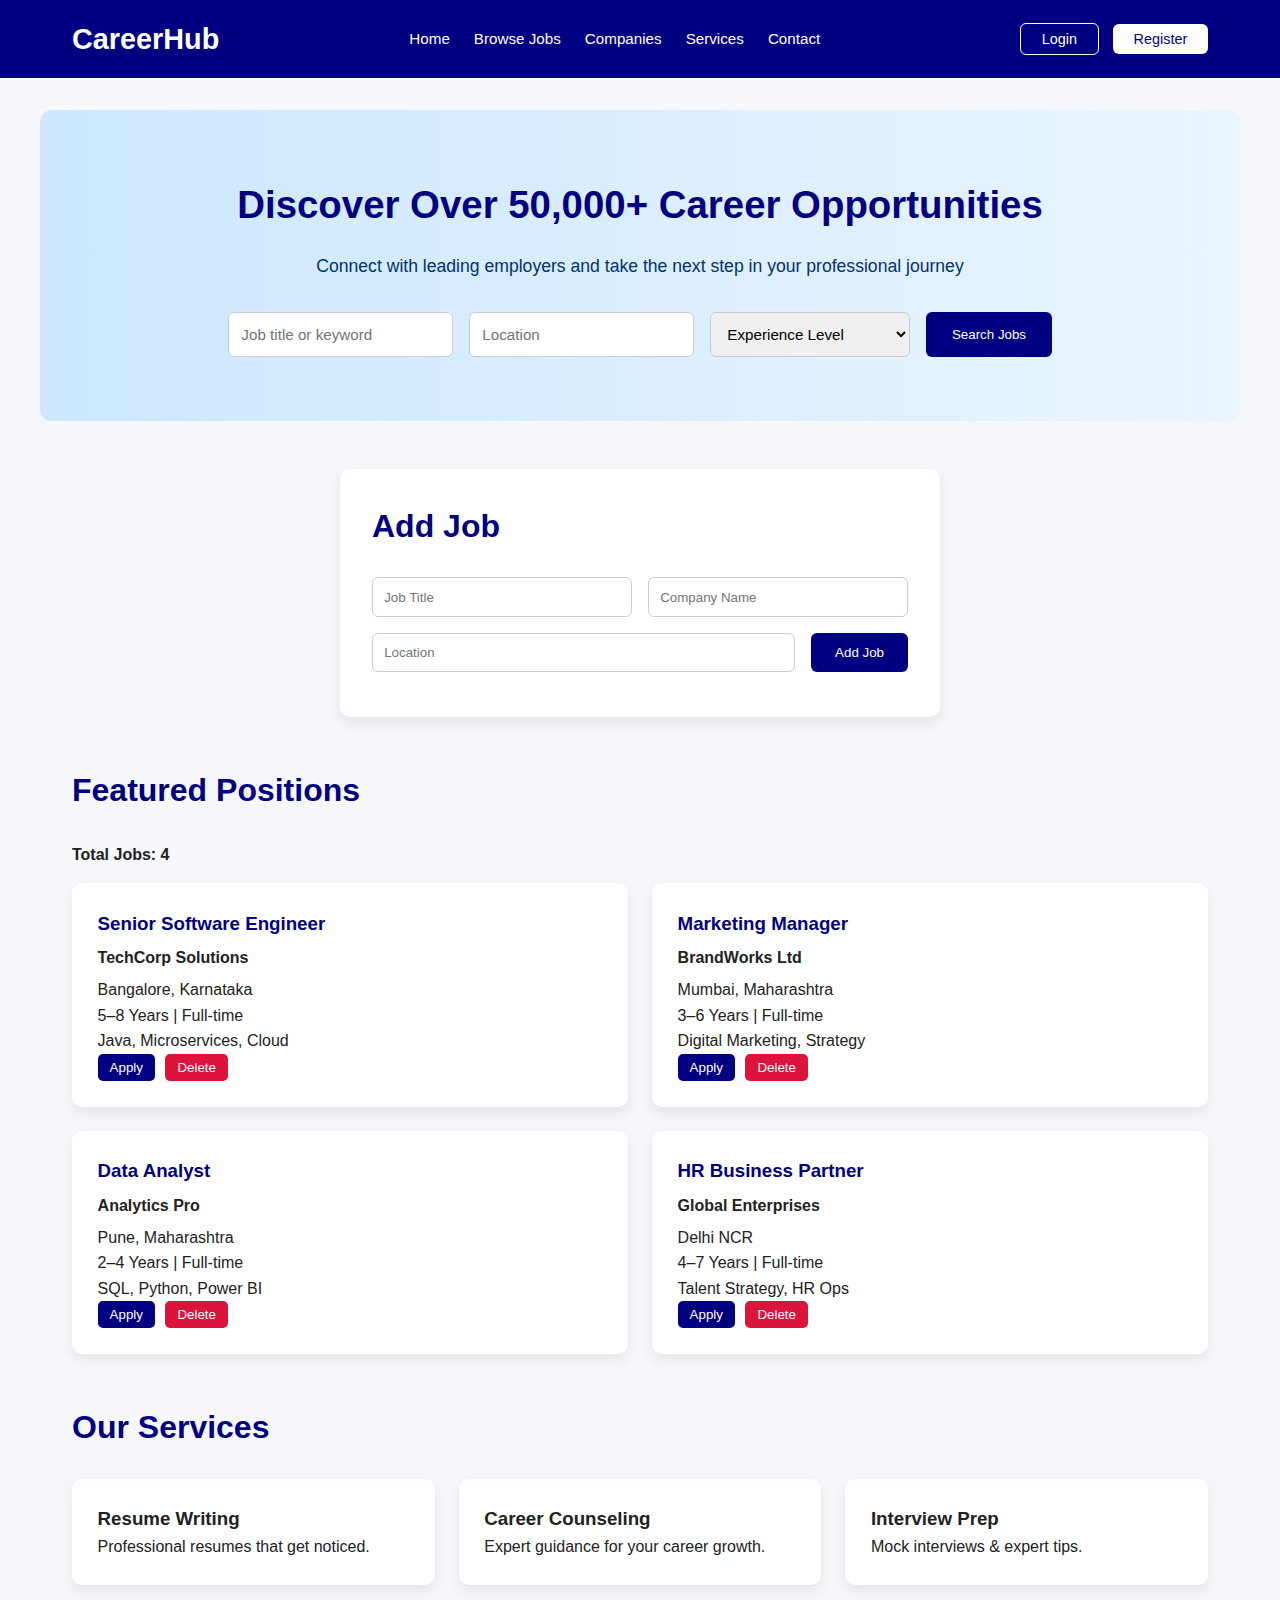
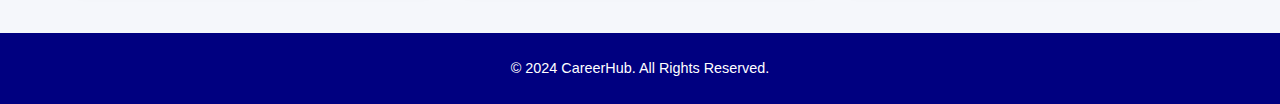
<file: CareerHub/index.html>
<!DOCTYPE html>
<html lang="en">
<head>
    <meta charset="UTF-8">
    <meta name="viewport" content="width=device-width, initial-scale=1.0">
    <title>CareerHub - Find Your Dream Job</title>
    <link rel="stylesheet" href="css/style.css">
</head>
<body>

<header>
    <nav>
        <h1>CareerHub</h1>

        <ul>
            <li><a href="#home">Home</a></li>
            <li><a href="#jobs">Browse Jobs</a></li>
            <li><a href="#companies">Companies</a></li>
            <li><a href="#services">Services</a></li>
            <li><a href="#contact">Contact</a></li>
        </ul>

        <div class="auth-links">
            <a href="#login" class="outline-btn">Login</a>
            <a href="#register" class="filled-btn">Register</a>
        </div>
    </nav>
</header>

<main>
    <section id="hero">
        <h2>Discover Over 50,000+ Career Opportunities</h2>
        <p>Connect with leading employers and take the next step in your professional journey</p>

        <form>
            <input type="text" placeholder="Job title or keyword">
            <input type="text" placeholder="Location">
            <select>
                <option value="">Experience Level</option>
                <option>Fresher</option>
                <option>1-3 Years</option>
                <option>3-5 Years</option>
                <option>5+ Years</option>
            </select>
            <button type="submit">Search Jobs</button>
        </form>
    </section>

    <section id="add-job">
        <h2>Add Job</h2>

        <form id="jobForm">
            <input type="text" id="title" placeholder="Job Title">
            <input type="text" id="company" placeholder="Company Name">
            <input type="text" id="location" placeholder="Location">
            <button type="submit">Add Job</button>
        </form>
        <p id="error"></p>
    </section>

    <section id="featured-jobs">
        <h2>Featured Positions</h2>

        <p id="jobCount">Total Jobs: 4</p>

        <div class="grid-2" id="jobContainer">
            <article class="job-card">
                <h3>Senior Software Engineer</h3>
                <p class="company">TechCorp Solutions</p>
                <p>Bangalore, Karnataka</p>
                <p>5–8 Years | Full-time</p>
                <p>Java, Microservices, Cloud</p>

                <button class="applyBtn">Apply</button>
                <button class="deleteBtn">Delete</button>
            </article>

            <article class="job-card">
                <h3>Marketing Manager</h3>
                <p class="company">BrandWorks Ltd</p>
                <p>Mumbai, Maharashtra</p>
                <p>3–6 Years | Full-time</p>
                <p>Digital Marketing, Strategy</p>

                <button class="applyBtn">Apply</button>
                <button class="deleteBtn">Delete</button>
            </article>

            <article class="job-card">
                <h3>Data Analyst</h3>
                <p class="company">Analytics Pro</p>
                <p>Pune, Maharashtra</p>
                <p>2–4 Years | Full-time</p>
                <p>SQL, Python, Power BI</p>

                <button class="applyBtn">Apply</button>
                <button class="deleteBtn">Delete</button>
            </article>

            <article class="job-card">
                <h3>HR Business Partner</h3>
                <p class="company">Global Enterprises</p>
                <p>Delhi NCR</p>
                <p>4–7 Years | Full-time</p>
                <p>Talent Strategy, HR Ops</p>

                <button class="applyBtn">Apply</button>
                <button class="deleteBtn">Delete</button>
            </article>

        </div>
    </section>

    <section id="services">
        <h2>Our Services</h2>
        <div class="grid-3">
            <article class="service-card">
                <h3>Resume Writing</h3>
                <p>Professional resumes that get noticed.</p>
            </article>
            <article class="service-card">
                <h3>Career Counseling</h3>
                <p>Expert guidance for your career growth.</p>
            </article>
            <article class="service-card">
                <h3>Interview Prep</h3>
                <p>Mock interviews & expert tips.</p>
            </article>
        </div>
    </section>

</main>

<footer>
    <p>© 2024 CareerHub. All Rights Reserved.</p>
</footer>
<script src="js/main.js"></script>

</body>
</html>
</file>
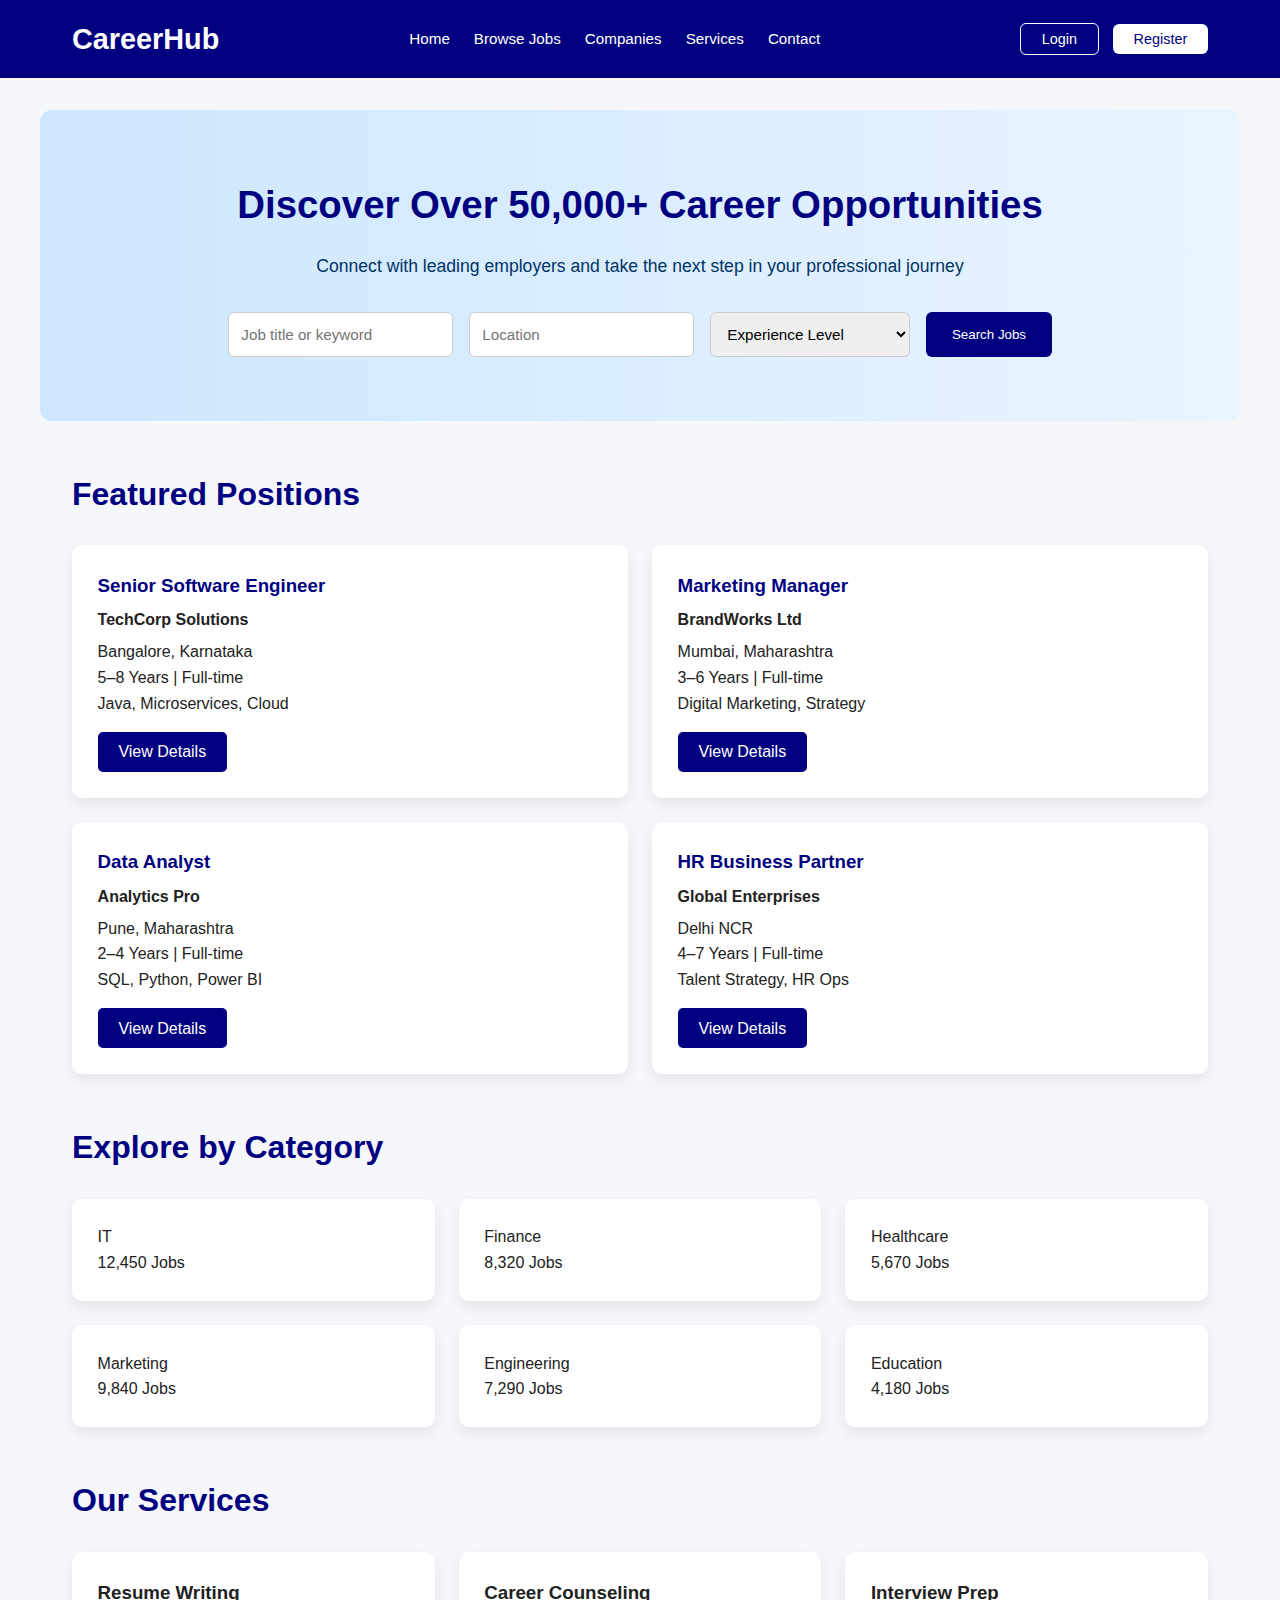
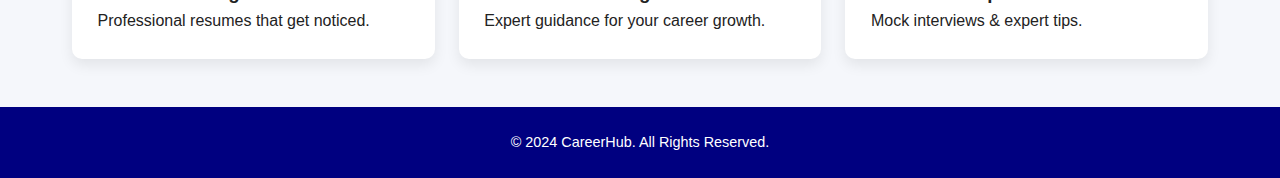
<file: JobPortal/index.html>
<!DOCTYPE html>
<html lang="en">
<head>
    <meta charset="UTF-8">
    <meta name="viewport" content="width=device-width, initial-scale=1.0">
    <title>CareerHub - Find Your Dream Job</title>
    <link rel="stylesheet" href="style.css">
</head>
<body>

<header>
    <nav>
        <h1>CareerHub</h1>

        <ul>
            <li><a href="#home">Home</a></li>
            <li><a href="#jobs">Browse Jobs</a></li>
            <li><a href="#companies">Companies</a></li>
            <li><a href="#services">Services</a></li>
            <li><a href="#contact">Contact</a></li>
        </ul>

        <div class="auth-links">
            <a href="#login" class="outline-btn">Login</a>
            <a href="#register" class="filled-btn">Register</a>
        </div>
    </nav>
</header>

<main>

    <!-- Hero Section -->
    <section id="hero">
        <h2>Discover Over 50,000+ Career Opportunities</h2>
        <p>Connect with leading employers and take the next step in your professional journey</p>

        <form>
            <input type="text" placeholder="Job title or keyword" required>
            <input type="text" placeholder="Location">
            <select>
                <option value="">Experience Level</option>
                <option>Fresher</option>
                <option>1-3 Years</option>
                <option>3-5 Years</option>
                <option>5+ Years</option>
            </select>
            <button type="submit">Search Jobs</button>
        </form>
    </section>

    <!-- Featured Jobs -->
    <section id="featured-jobs">
        <h2>Featured Positions</h2>
        <div class="grid-2">
            <article class="job-card">
                <h3>Senior Software Engineer</h3>
                <p class="company">TechCorp Solutions</p>
                <p>Bangalore, Karnataka</p>
                <p>5–8 Years | Full-time</p>
                <p>Java, Microservices, Cloud</p>
                <a href="#">View Details</a>
            </article>

            <article class="job-card">
                <h3>Marketing Manager</h3>
                <p class="company">BrandWorks Ltd</p>
                <p>Mumbai, Maharashtra</p>
                <p>3–6 Years | Full-time</p>
                <p>Digital Marketing, Strategy</p>
                <a href="#">View Details</a>
            </article>

            <article class="job-card">
                <h3>Data Analyst</h3>
                <p class="company">Analytics Pro</p>
                <p>Pune, Maharashtra</p>
                <p>2–4 Years | Full-time</p>
                <p>SQL, Python, Power BI</p>
                <a href="#">View Details</a>
            </article>

            <article class="job-card">
                <h3>HR Business Partner</h3>
                <p class="company">Global Enterprises</p>
                <p>Delhi NCR</p>
                <p>4–7 Years | Full-time</p>
                <p>Talent Strategy, HR Ops</p>
                <a href="#">View Details</a>
            </article>
        </div>
    </section>

    <!-- Categories -->
    <section id="categories">
        <h2>Explore by Category</h2>
        <div class="grid-3">
            <div class="category-card">IT<br><span>12,450 Jobs</span></div>
            <div class="category-card">Finance<br><span>8,320 Jobs</span></div>
            <div class="category-card">Healthcare<br><span>5,670 Jobs</span></div>
            <div class="category-card">Marketing<br><span>9,840 Jobs</span></div>
            <div class="category-card">Engineering<br><span>7,290 Jobs</span></div>
            <div class="category-card">Education<br><span>4,180 Jobs</span></div>
        </div>
    </section>

    <!-- Services -->
    <section id="services">
        <h2>Our Services</h2>
        <div class="grid-3">
            <article class="service-card">
                <h3>Resume Writing</h3>
                <p>Professional resumes that get noticed.</p>
            </article>
            <article class="service-card">
                <h3>Career Counseling</h3>
                <p>Expert guidance for your career growth.</p>
            </article>
            <article class="service-card">
                <h3>Interview Prep</h3>
                <p>Mock interviews & expert tips.</p>
            </article>
        </div>
    </section>

</main>

<footer>
    <p>© 2024 CareerHub. All Rights Reserved.</p>
</footer>

</body>
</html>
</file>
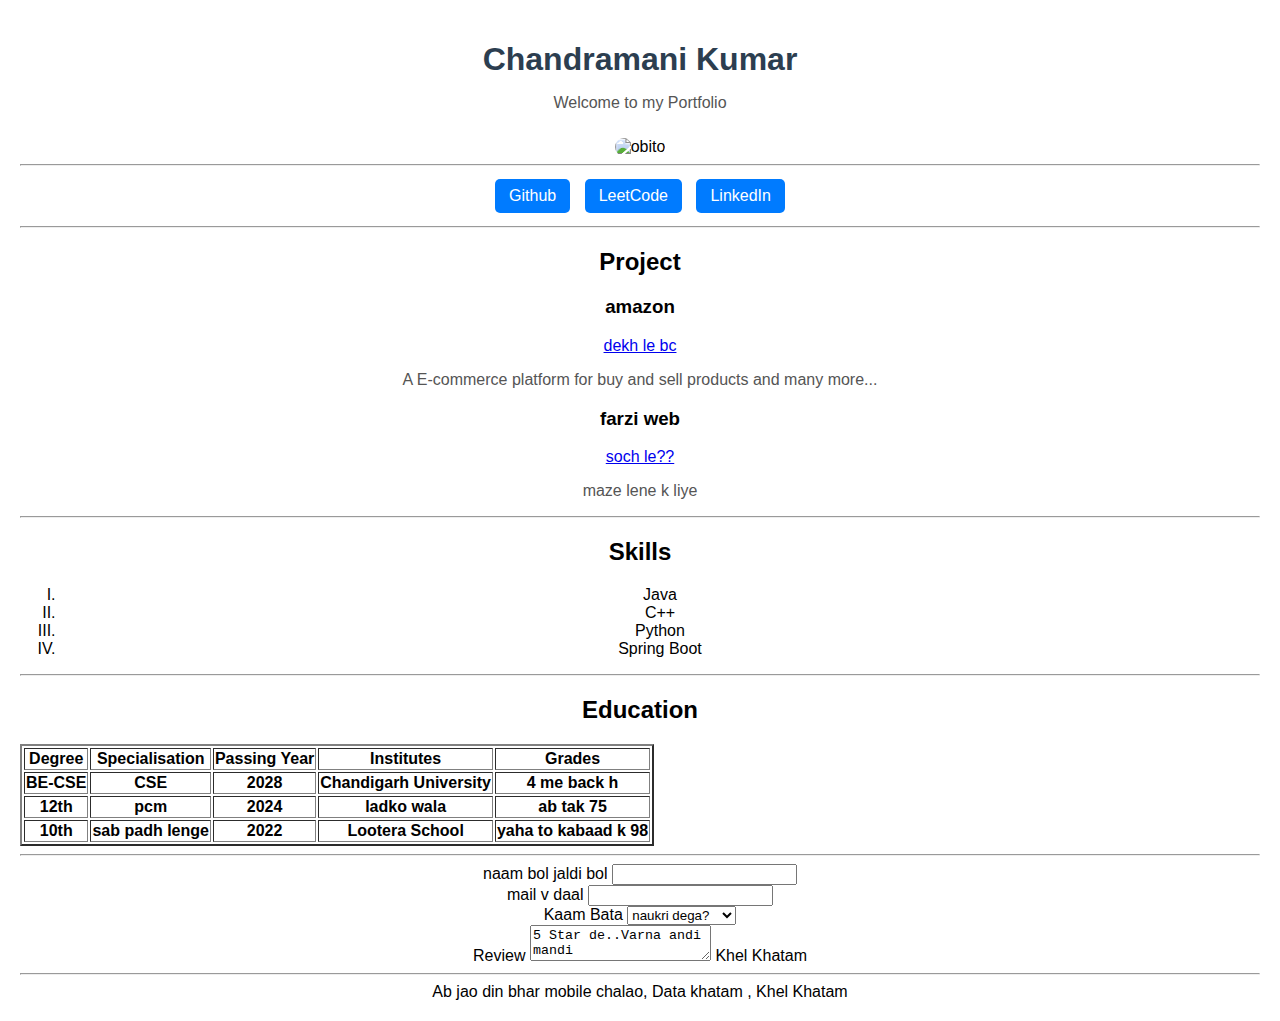
<file: Portfolio/index.html>
<!DOCTYPE html>
<html lang="en">
<head>
    <meta charset="UTF-8">
    <meta name="viewport" content="width=device-width, initial-scale=1.0">
    <title>Document</title>
    <style>
            body {
            font-family: Arial, sans-serif;
            background-color: #f4f6f8;
            margin: 0;
            padding: 0;
        }
            header {
            text-align: center;
            background-color: #ffffff;
            padding: 20px;
        }
            h1 {
            color: #2c3e50;
            margin-bottom: 5px;
        }        
            p {
            color: #555;
        }

            img {
            border-radius: 10px;
            margin-top: 10px;
        }
         nav a {
            text-decoration: none;
            color: white;
            background-color: #007bff;
            padding: 8px 14px;
            margin: 5px;
            border-radius: 5px;
            display: inline-block;
        }

        nav a:hover {
            background-color: #0056b3;
        }
    </style>
</head>
<body>
    <header>
        <h1>Chandramani Kumar</h1>
        <p>Welcome to my Portfolio</p>
        <img src"obito.jpg" alt="obito" height="400px" width="400px">
        <hr>
        <nav>
            <a href="https://github.com/Chandramani-Kumar822" >Github</a>
            <a href="https://leetcode.com/u/mani_chandra17/">LeetCode</a>
            <a href="https://www.linkedin.com/feed/">LinkedIn</a>
        </nav>
        <hr>

        <section>
            <h2>Project</h2>
            <article>
                <h3>amazon</h3>
                <a href="https://www.amazon.in/?tag=msndeskabkin-21&ref=pd_sl_1tmvcmz30t_e&adgrpid=1329311168025487&hvadid=83082214468070&hvnetw=o&hvqmt=e&hvbmt=be&hvdev=c&hvlocint=&hvlocphy=154906&hvtargid=kwd-83082829756950:loc-90&hydadcr=5650_2377261&mcid=6233a7c588f136ff9af0c63d9f6745bc" >dekh le bc</a>
                <p>A E-commerce platform for buy and sell products and many more...</p>
            </article>
            <article>
                <h3>farzi web</h3>
                <a href="https://guthib.com/">soch le??</a>
                <p>maze lene k liye</p>
            </article>

        </section>
        <hr>
        <section>
            <h2>Skills</h2>
            <ol type="I">
                <li>Java</li>
                <li>C++</li>
                <li>Python</li>
                <li>Spring Boot</li>
            </ol>
        </section>
        <hr>
        <section>
            <h2>Education</h2>
            <table border="2">
                <thead>
                    <tr>
                    <th>Degree</th>
                    <th>Specialisation</th>
                    <th>Passing Year</th>
                    <th>Institutes</th>
                    <th>Grades</th>
                    </tr>

                </thead>
                <tbody>
                    <tr>
                        <th>BE-CSE</th>
                        <th>CSE</th>
                        <th>2028</th>
                        <th>Chandigarh University</th>
                        <th>4 me back h</th>
                    </tr>
                        <tr>
                        <th>12th</th>
                        <th>pcm</th>
                        <th>2024</th>
                        <th>ladko wala</th>
                        <th>ab tak 75</th>
                    </tr>
                        <tr>
                        <th>10th</th>
                        <th>sab padh lenge</th>
                        <th>2022</th>
                        <th>Lootera School</th>
                        <th>yaha to kabaad k 98</th>
                    </tr>
                </tbody>
            </table>
        </section>
        <hr>
        <section>
            <form>
                <label for="Name" > naam bol jaldi bol</label>
                <input type="text" id="Name" name="username" required/><br>
                <label for="Email" >mail v daal</label>
                <input type="text" id="Email" name="user_mail" required/><br>
                <label for="Reason" >Kaam Bata</label>
                <select id="Reason">
                    <option value="job">naukri dega?</option>
                    <option value="wife">Chhokri dega?</option>
                    <option value="money">Paisa dega?</option>
                </select><br>
                <label for="Review">Review</label>
                <textarea id="Review">5 Star de..Varna andi mandi</textarea>
                <submit>Khel Khatam</submit>
                <hr>
                <footer>Ab jao din bhar mobile chalao, Data khatam , Khel Khatam</footer>


            </form>
        </section>
        

    </header>
    
</body>
</html>
</file>
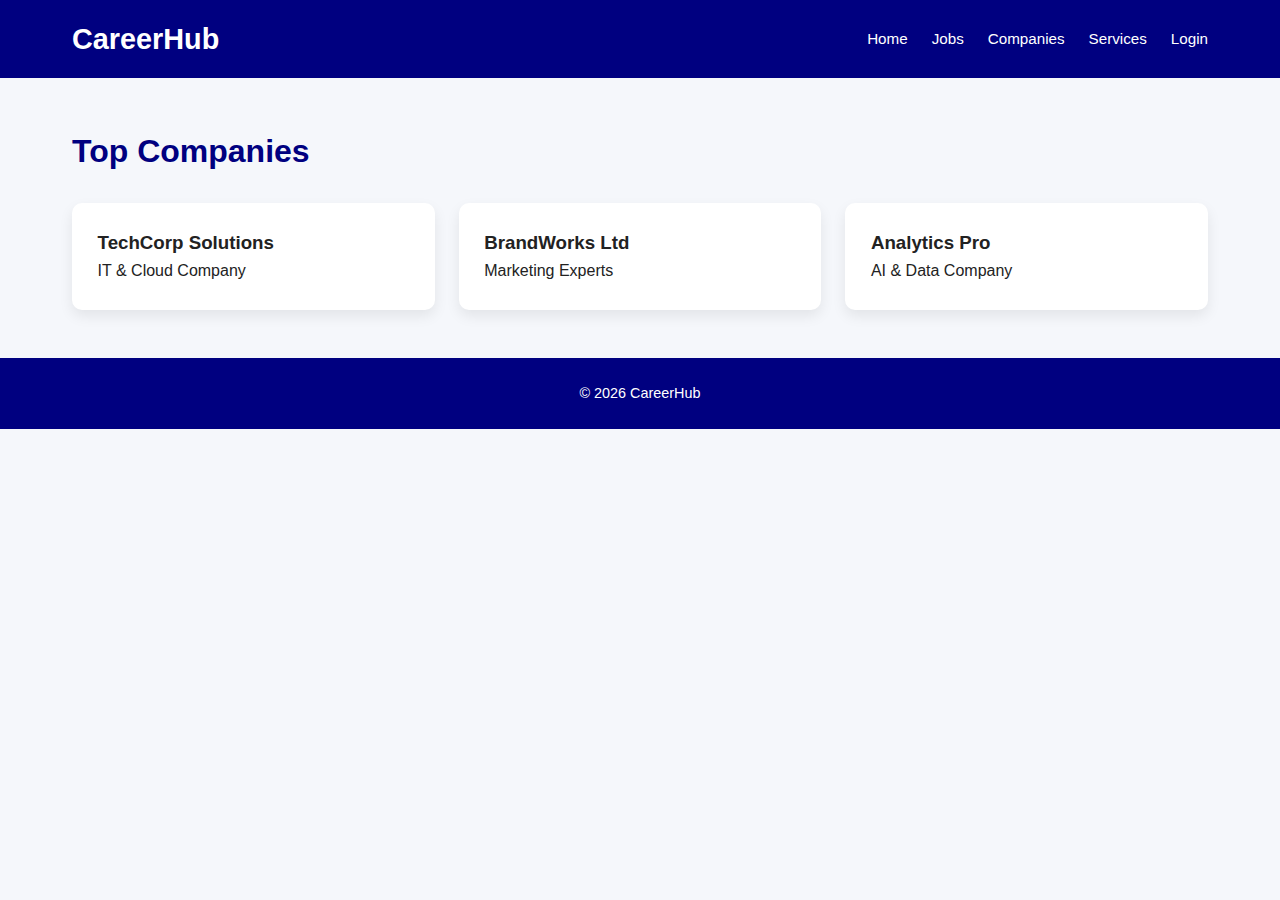
<file: CareerHub/companies.html>
<!DOCTYPE html>
<html>
<head>
<title>CareerHub - Companies</title>
<link rel="stylesheet" href="css/style.css">
</head>
<body>

<header>
<nav>
<h1>CareerHub</h1>
<ul>
<li><a href="index.html">Home</a></li>
<li><a href="jobs.html">Jobs</a></li>
<li><a href="companies.html">Companies</a></li>
<li><a href="services.html">Services</a></li>
<li><a href="login.html">Login</a></li>
</ul>
</nav>
</header>

<section>
<h2>Top Companies</h2>
<div class="grid-3">
<article class="category-card">
<h3>TechCorp Solutions</h3>
<p>IT & Cloud Company</p>
</article>

<article class="category-card">
<h3>BrandWorks Ltd</h3>
<p>Marketing Experts</p>
</article>

<article class="category-card">
<h3>Analytics Pro</h3>
<p>AI & Data Company</p>
</article>
</div>
</section>

<footer>
<p>© 2026 CareerHub</p>
</footer>

</body>
</html>
</file>
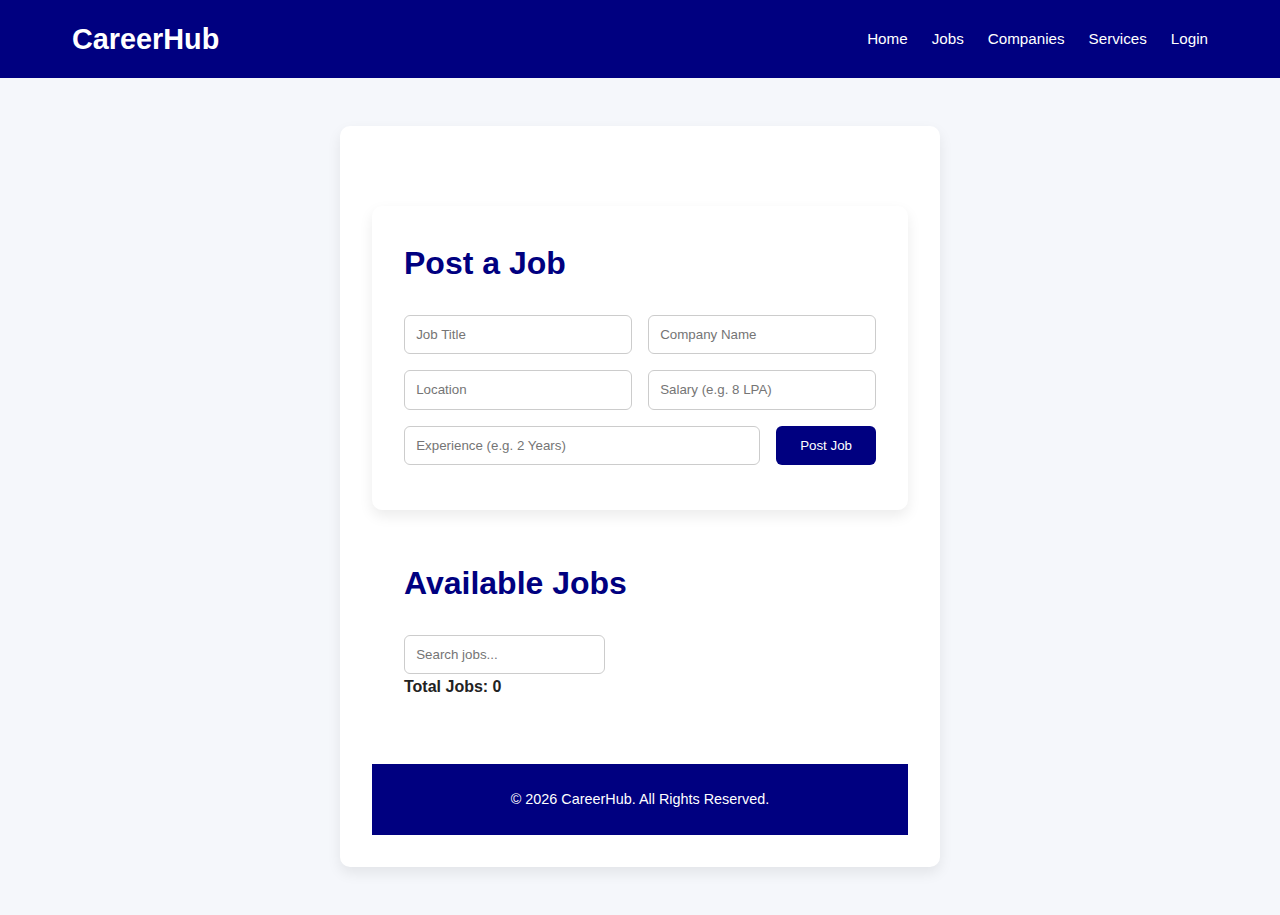
<file: CareerHub/jobs.html>
<!DOCTYPE html>
<html lang="en">
<head>
<meta charset="UTF-8">
<meta name="viewport" content="width=device-width, initial-scale=1.0">
<title>CareerHub - Jobs</title>
<link rel="stylesheet" href="css/style.css">
</head>
<body>

<header>
<nav>
<h1>CareerHub</h1>
<ul>
<li><a href="index.html">Home</a></li>
<li><a href="jobs.html">Jobs</a></li>
<li><a href="companies.html">Companies</a></li>
<li><a href="services.html">Services</a></li>
<li><a href="login.html">Login</a></li>
</ul>
</nav>
</header>

<section id="add-job">
<section id="add-job">
    <h2>Post a Job</h2>

    <form id="jobForm">
        <input type="text" id="title" placeholder="Job Title">
        <input type="text" id="company" placeholder="Company Name">
        <input type="text" id="location" placeholder="Location">
        <input type="text" id="salary" placeholder="Salary (e.g. 8 LPA)">
        <input type="text" id="experience" placeholder="Experience (e.g. 2 Years)">
        <button type="submit">Post Job</button>
    </form>

    <p id="error" style="color:red;"></p>
</section>

<section>
    <h2>Available Jobs</h2>

    <input type="text" id="searchInput" placeholder="Search jobs...">

    <p id="jobCount"></p>

    <div class="grid-2" id="jobContainer">
        <!-- Jobs automatically loaded by main.js -->
    </div>
</section>

<footer>
<p>© 2026 CareerHub. All Rights Reserved.</p>
</footer>

<script src="js/main.js"></script>
</body>
</html>
</file>
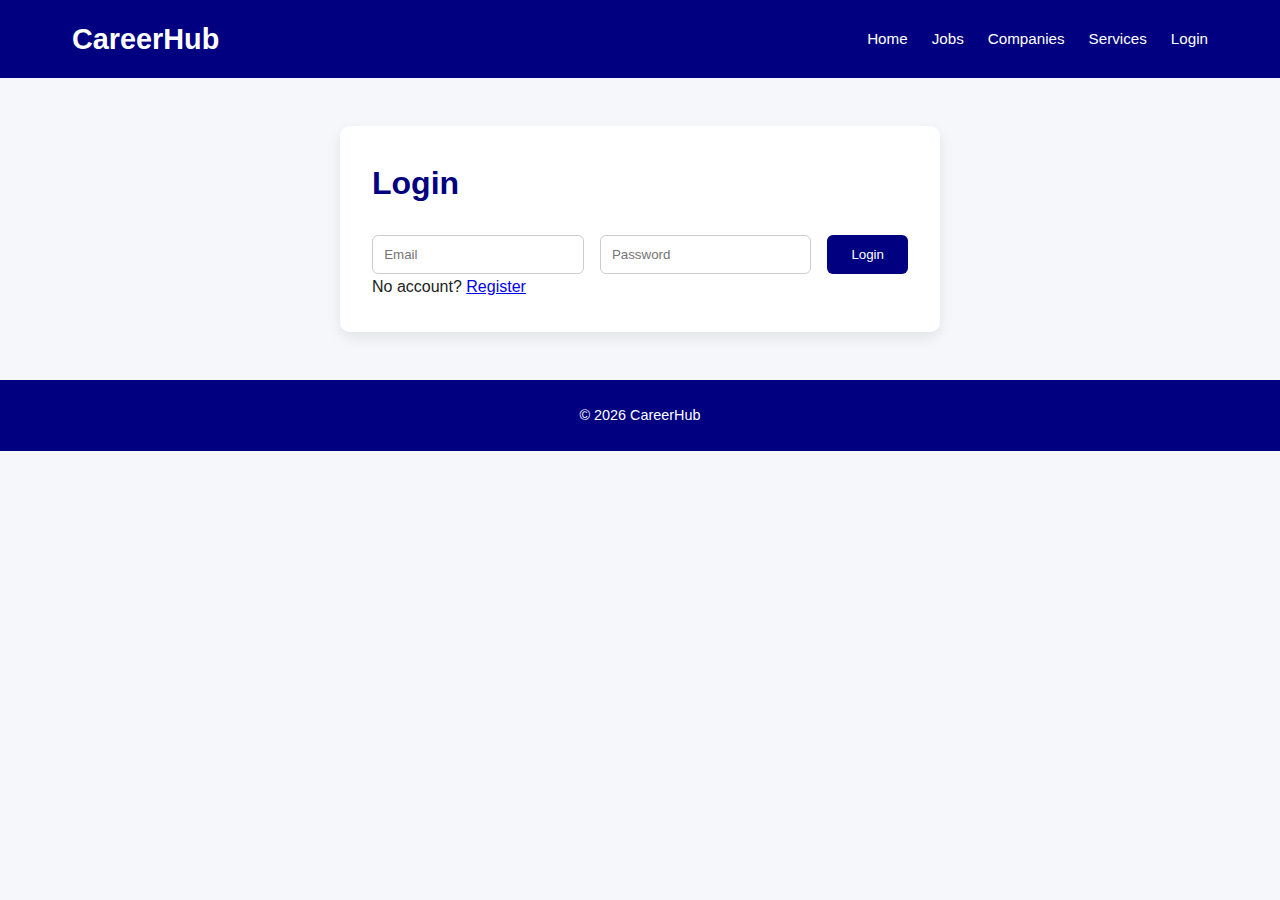
<file: CareerHub/login.html>
<!DOCTYPE html>
<html>
<head>
<title>CareerHub - Login</title>
<link rel="stylesheet" href="css/style.css">
</head>
<body>

<header>
<nav>
<h1>CareerHub</h1>
<ul>
<li><a href="index.html">Home</a></li>
<li><a href="jobs.html">Jobs</a></li>
<li><a href="companies.html">Companies</a></li>
<li><a href="services.html">Services</a></li>
<li><a href="login.html">Login</a></li>
</ul>
</nav>
</header>

<section id="add-job">
<h2>Login</h2>
<form>
<input type="email" placeholder="Email">
<input type="password" placeholder="Password">
<button type="submit">Login</button>
</form>
<p>No account? <a href="register.html">Register</a></p>
</section>

<footer>
<p>© 2026 CareerHub</p>
</footer>

</body>
</html>
</file>
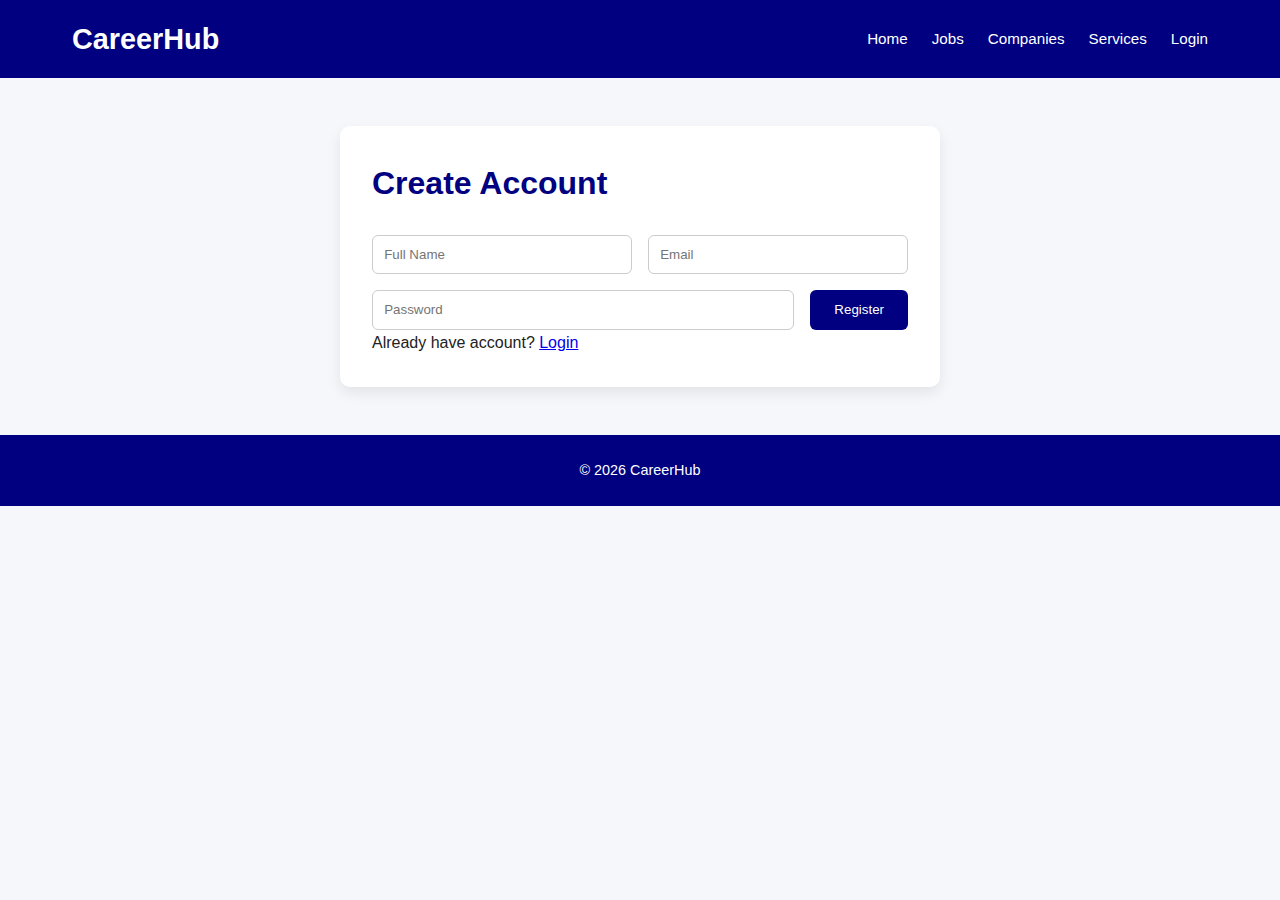
<file: CareerHub/register.html>
<!DOCTYPE html>
<html>
<head>
<title>CareerHub - Register</title>
<link rel="stylesheet" href="css/style.css">
</head>
<body>

<header>
<nav>
<h1>CareerHub</h1>
<ul>
<li><a href="index.html">Home</a></li>
<li><a href="jobs.html">Jobs</a></li>
<li><a href="companies.html">Companies</a></li>
<li><a href="services.html">Services</a></li>
<li><a href="login.html">Login</a></li>
</ul>
</nav>
</header>

<section id="add-job">
<h2>Create Account</h2>
<form>
<input type="text" placeholder="Full Name">
<input type="email" placeholder="Email">
<input type="password" placeholder="Password">
<button type="submit">Register</button>
</form>
<p>Already have account? <a href="login.html">Login</a></p>
</section>

<footer>
<p>© 2026 CareerHub</p>
</footer>

</body>
</html>
</file>
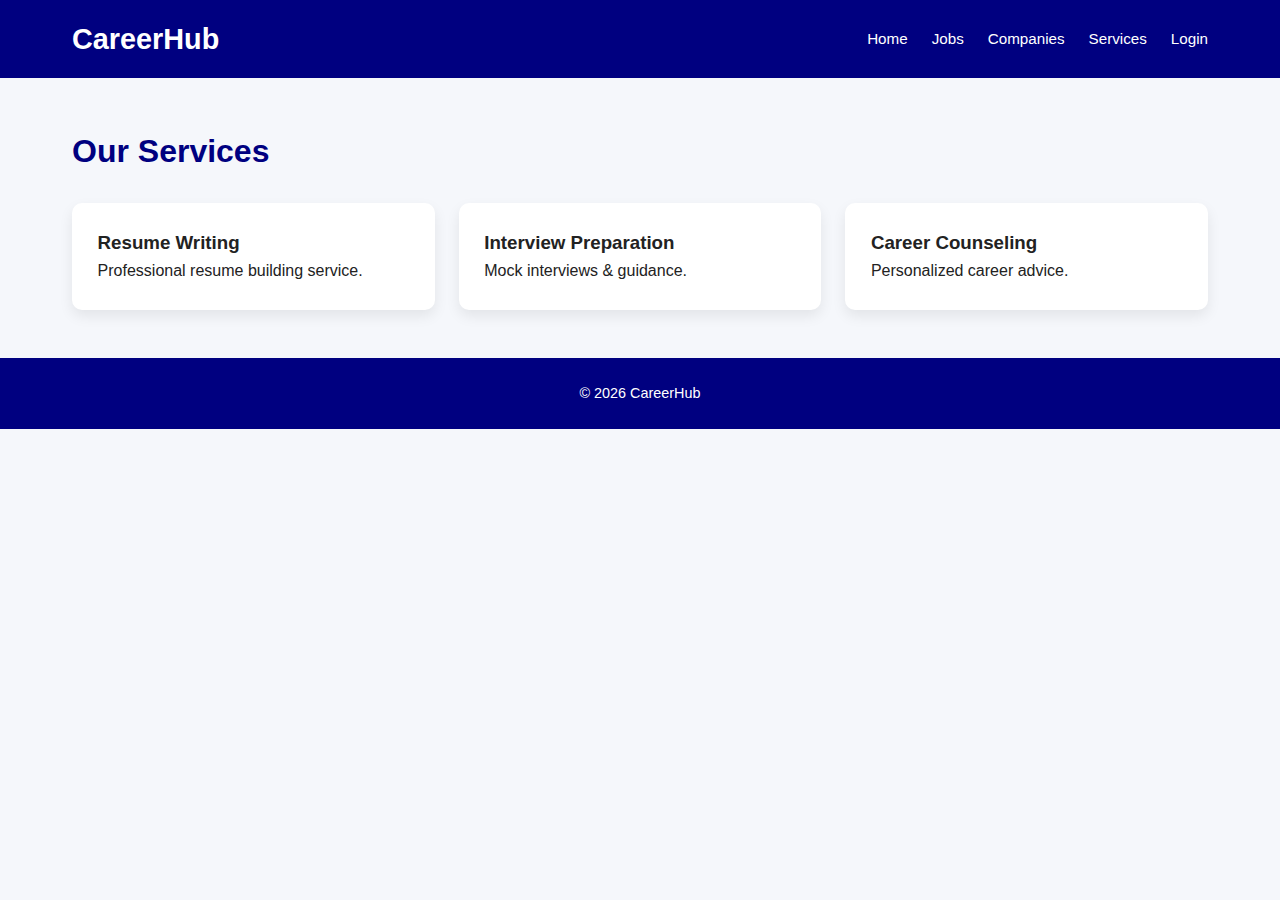
<file: CareerHub/services.html>
<!DOCTYPE html>
<html>
<head>
<title>CareerHub - Services</title>
<link rel="stylesheet" href="css/style.css">
</head>
<body>

<header>
<nav>
<h1>CareerHub</h1>
<ul>
<li><a href="index.html">Home</a></li>
<li><a href="jobs.html">Jobs</a></li>
<li><a href="companies.html">Companies</a></li>
<li><a href="services.html">Services</a></li>
<li><a href="login.html">Login</a></li>
</ul>
</nav>
</header>

<section>
<h2>Our Services</h2>
<div class="grid-3">
<article class="service-card">
<h3>Resume Writing</h3>
<p>Professional resume building service.</p>
</article>

<article class="service-card">
<h3>Interview Preparation</h3>
<p>Mock interviews & guidance.</p>
</article>

<article class="service-card">
<h3>Career Counseling</h3>
<p>Personalized career advice.</p>
</article>
</div>
</section>

<footer>
<p>© 2026 CareerHub</p>
</footer>

</body>
</html>
</file>
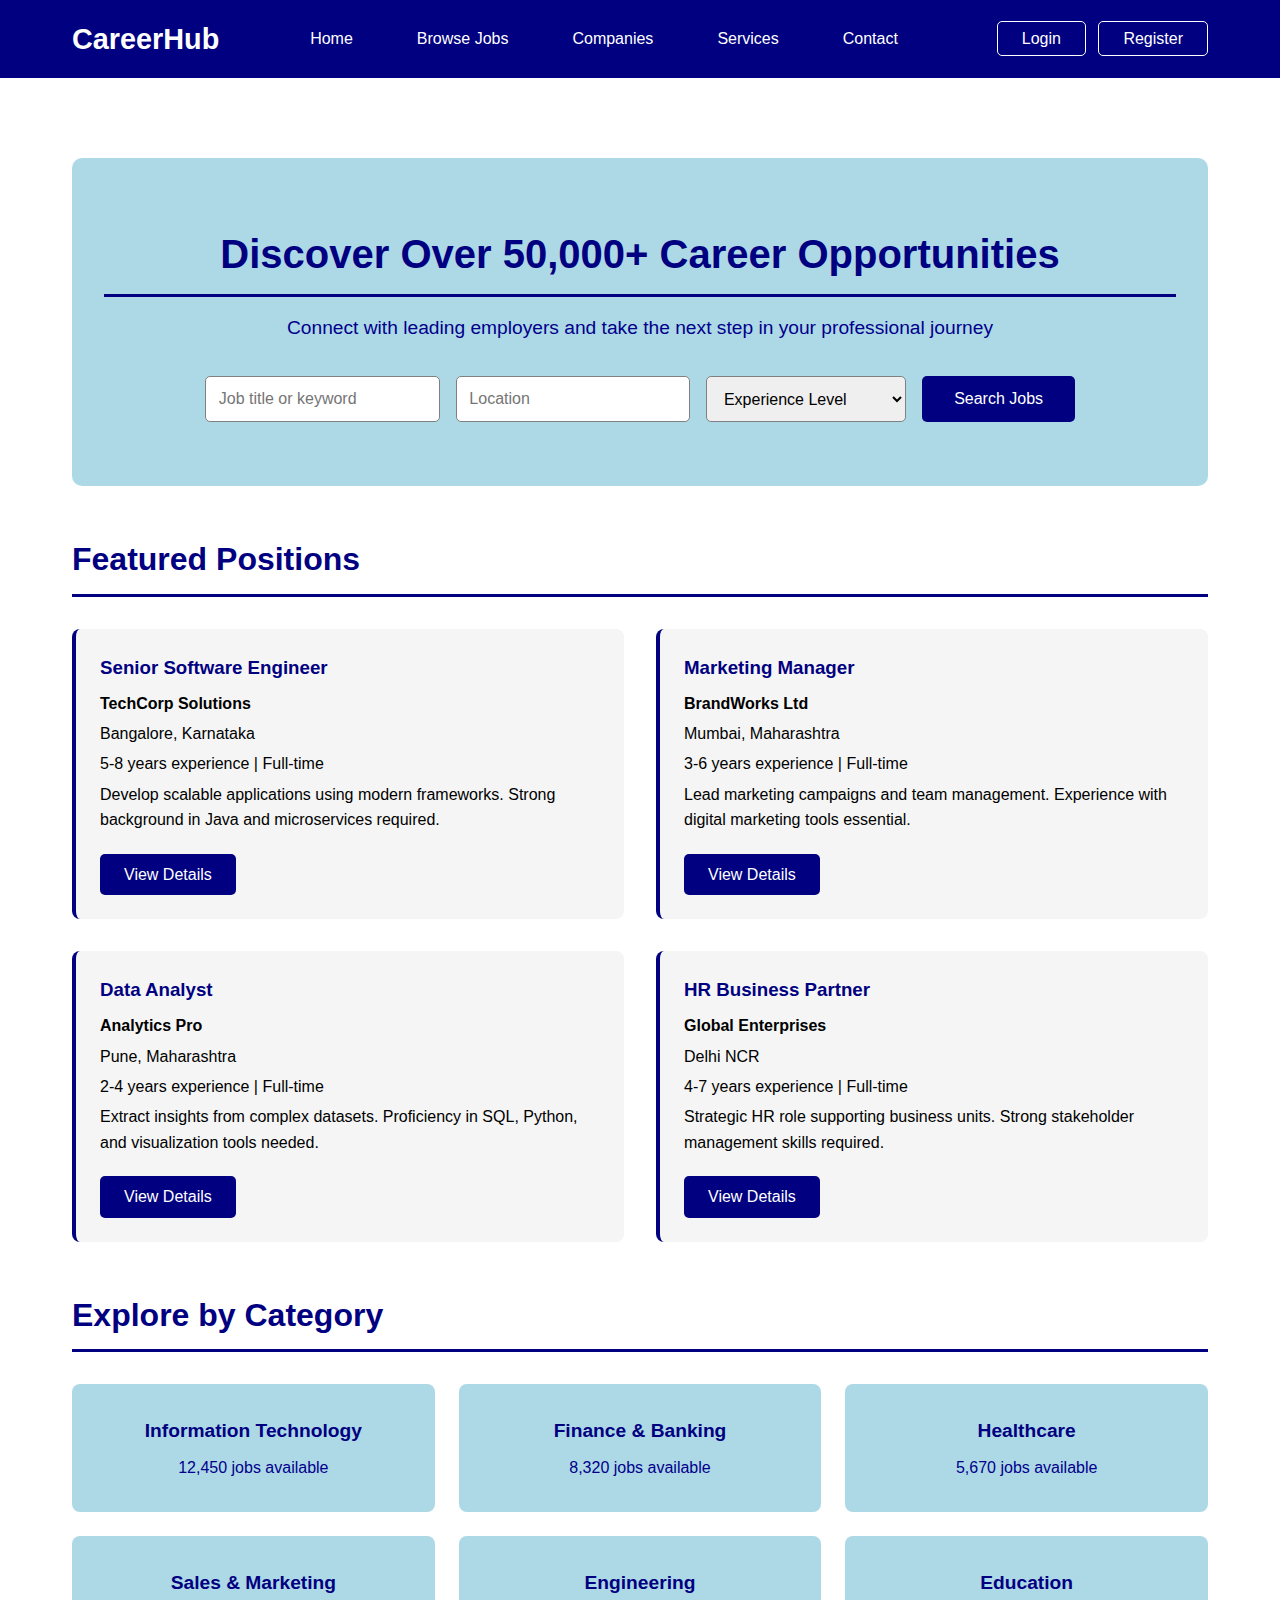
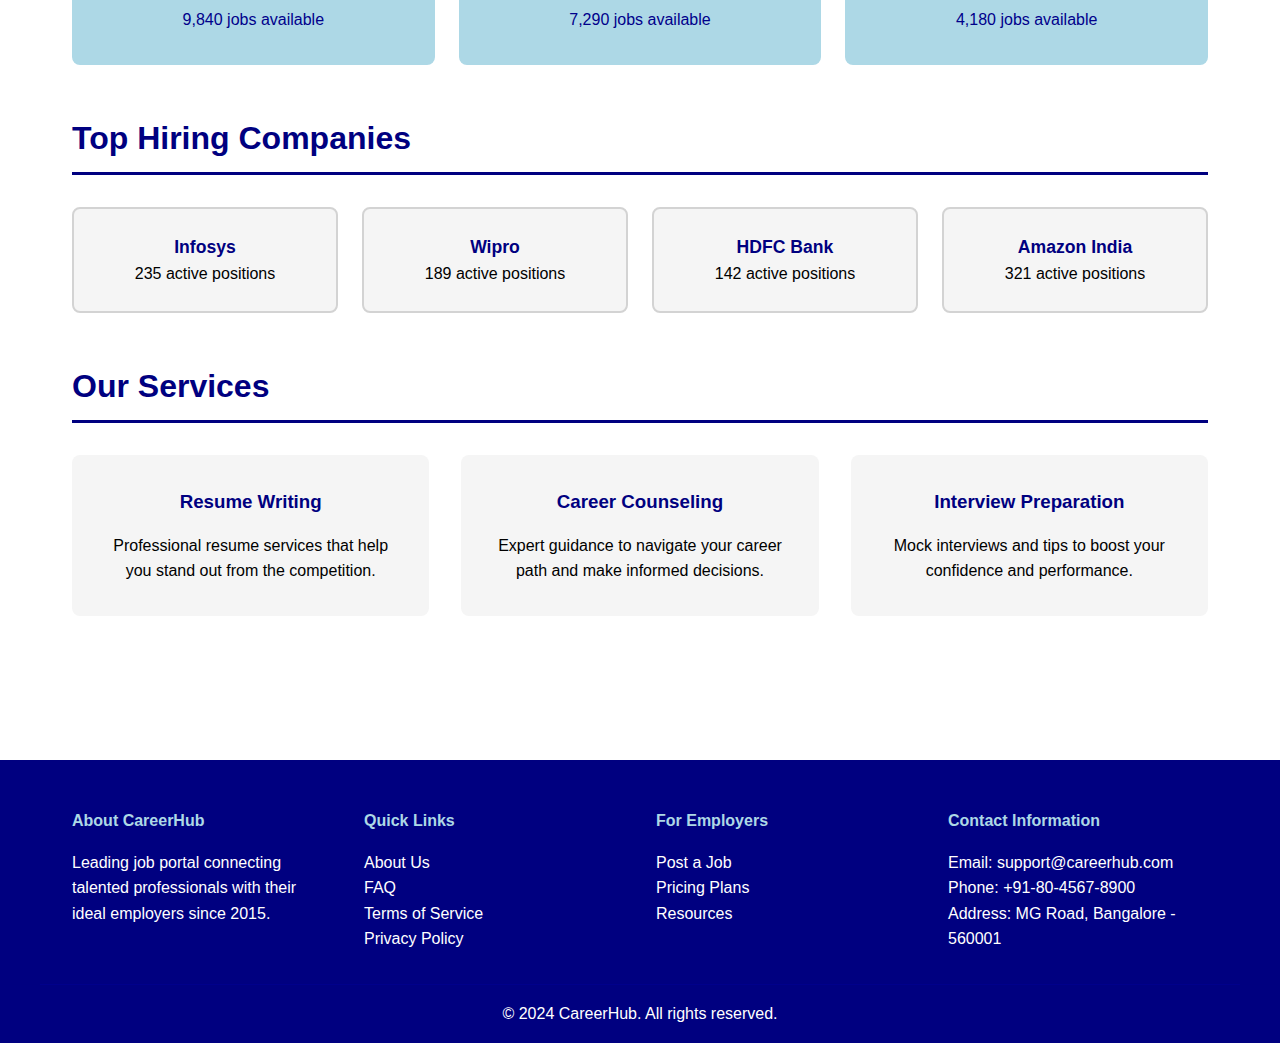
<file: JobPortal/check3.html>
<!DOCTYPE html>
<html lang="en">
<head>
    <meta charset="UTF-8">
    <meta name="viewport" content="width=device-width, initial-scale=1.0">
    <title>CareerHub - Find Your Dream Job</title>
    <style>
        * {
            margin: 0;
            padding: 0;
            box-sizing: border-box;
        }

        body {
            font-family: Arial, sans-serif;
            line-height: 1.6;
            color: black;
        }

        header {
            background: navy;
            color: white;
            padding: 1rem 0;
            position: sticky;
            top: 0;
        }

        nav {
            display: flex;
            justify-content: space-between;
            align-items: center;
            max-width: 1200px;
            margin: 0 auto;
            padding: 0 2rem;
        }

        nav h1 {
            font-size: 1.8rem;
        }

        nav ul {
            display: flex;
            list-style: none;
            gap: 2rem;
        }

        nav a {
            color: white;
            text-decoration: none;
            padding: 0.5rem 1rem;
        }

        nav a:hover {
            background: darkblue;
            border-radius: 5px;
        }

        nav div a {
            border: 1px solid white;
            padding: 0.5rem 1.5rem;
            border-radius: 5px;
            margin-left: 0.5rem;
        }

        nav div a:hover {
            background: white;
            color: navy;
        }

        main {
            max-width: 1200px;
            margin: 0 auto;
            padding: 2rem;
        }

        #hero {
            background: lightblue;
            text-align: center;
            padding: 4rem 2rem;
            border-radius: 10px;
            margin-bottom: 3rem;
        }

        #hero h2 {
            font-size: 2.5rem;
            margin-bottom: 1rem;
            color: navy;
        }

        #hero p {
            font-size: 1.2rem;
            margin-bottom: 2rem;
            color: darkblue;
        }

        #hero form {
            display: flex;
            gap: 1rem;
            justify-content: center;
            flex-wrap: wrap;
        }

        #hero input,
        #hero select {
            padding: 0.8rem;
            border: 1px solid gray;
            border-radius: 5px;
            font-size: 1rem;
            min-width: 200px;
        }

        #hero button {
            background: navy;
            color: white;
            padding: 0.8rem 2rem;
            border: none;
            border-radius: 5px;
            font-size: 1rem;
            cursor: pointer;
        }

        #hero button:hover {
            background: darkblue;
        }

        section {
            margin: 3rem 0;
        }

        section h2 {
            font-size: 2rem;
            margin-bottom: 2rem;
            color: navy;
            border-bottom: 3px solid navy;
            padding-bottom: 0.5rem;
        }

        #featured-jobs > div {
            display: grid;
            grid-template-columns: repeat(2, 1fr);
            gap: 2rem;
        }

        #featured-jobs article {
            background: whitesmoke;
            padding: 1.5rem;
            border-radius: 8px;
            border-left: 4px solid navy;
        }

        #featured-jobs h3 {
            color: navy;
            margin-bottom: 0.5rem;
        }

        #featured-jobs p {
            margin: 0.3rem 0;
        }

        #featured-jobs a {
            display: inline-block;
            margin-top: 1rem;
            background: navy;
            color: white;
            padding: 0.5rem 1.5rem;
            text-decoration: none;
            border-radius: 5px;
        }

        #featured-jobs a:hover {
            background: darkblue;
        }

        #categories > div {
            display: grid;
            grid-template-columns: repeat(3, 1fr);
            gap: 1.5rem;
        }

        #categories > div > div {
            background: lightblue;
            padding: 2rem;
            text-align: center;
            border-radius: 8px;
        }

        #categories h4 {
            color: navy;
            font-size: 1.2rem;
            margin-bottom: 0.5rem;
        }

        #categories p {
            color: darkblue;
        }

        #companies > div {
            display: grid;
            grid-template-columns: repeat(4, 1fr);
            gap: 1.5rem;
        }

        #companies > div > div {
            background: whitesmoke;
            padding: 1.5rem;
            text-align: center;
            border-radius: 8px;
            border: 2px solid lightgray;
        }

        #companies strong {
            color: navy;
            font-size: 1.1rem;
        }

        #services > div {
            display: grid;
            grid-template-columns: repeat(3, 1fr);
            gap: 2rem;
        }

        #services article {
            background: whitesmoke;
            padding: 2rem;
            border-radius: 8px;
            text-align: center;
        }

        #services h3 {
            color: navy;
            margin-bottom: 1rem;
        }

        footer {
            background: navy;
            color: white;
            padding: 3rem 0 1rem;
            margin-top: 4rem;
        }

        footer > div {
            max-width: 1200px;
            margin: 0 auto;
            padding: 0 2rem;
            display: grid;
            grid-template-columns: repeat(4, 1fr);
            gap: 2rem;
            margin-bottom: 2rem;
        }

        footer h4 {
            margin-bottom: 1rem;
            color: lightblue;
        }

        footer ul {
            list-style: none;
        }

        footer a {
            color: white;
            text-decoration: none;
        }

        footer a:hover {
            color: lightblue;
        }

        footer > p {
            text-align: center;
            padding-top: 1rem;
            border-top: 1px solid darkblue;
            max-width: 1200px;
            margin: 0 auto;
        }

        @media (max-width: 768px) {
            nav {
                flex-direction: column;
                gap: 1rem;
            }

            nav ul {
                flex-direction: column;
                gap: 0.5rem;
                text-align: center;
            }

            #featured-jobs > div,
            #categories > div,
            #companies > div,
            #services > div,
            footer > div {
                grid-template-columns: 1fr;
            }

            #hero h2 {
                font-size: 1.8rem;
            }

            #hero form {
                flex-direction: column;
            }

            #hero input,
            #hero select {
                width: 100%;
            }
        }
    </style>
</head>
<body>
    <header>
        <nav>
            <div>
                <h1>CareerHub</h1>
            </div>
            <ul>
                <li><a href="#home">Home</a></li>
                <li><a href="#jobs">Browse Jobs</a></li>
                <li><a href="#companies">Companies</a></li>
                <li><a href="#services">Services</a></li>
                <li><a href="#contact">Contact</a></li>
            </ul>
            <div>
                <a href="#login">Login</a>
                <a href="#register">Register</a>
            </div>
        </nav>
    </header>

    <main>
        <section id="hero">
            <h2>Discover Over 50,000+ Career Opportunities</h2>
            <p>Connect with leading employers and take the next step in your professional journey</p>
            <form>
                <input type="text" placeholder="Job title or keyword" required>
                <input type="text" placeholder="Location">
                <select>
                    <option value="">Experience Level</option>
                    <option value="fresher">Fresher</option>
                    <option value="1-3">1-3 Years</option>
                    <option value="3-5">3-5 Years</option>
                    <option value="5+">5+ Years</option>
                </select>
                <button type="submit">Search Jobs</button>
            </form>
        </section>

        <section id="featured-jobs">
            <h2>Featured Positions</h2>
            <div>
                <article>
                    <h3>Senior Software Engineer</h3>
                    <p><strong>TechCorp Solutions</strong></p>
                    <p>Bangalore, Karnataka</p>
                    <p>5-8 years experience | Full-time</p>
                    <p>Develop scalable applications using modern frameworks. Strong background in Java and microservices required.</p>
                    <a href="#apply">View Details</a>
                </article>

                <article>
                    <h3>Marketing Manager</h3>
                    <p><strong>BrandWorks Ltd</strong></p>
                    <p>Mumbai, Maharashtra</p>
                    <p>3-6 years experience | Full-time</p>
                    <p>Lead marketing campaigns and team management. Experience with digital marketing tools essential.</p>
                    <a href="#apply">View Details</a>
                </article>

                <article>
                    <h3>Data Analyst</h3>
                    <p><strong>Analytics Pro</strong></p>
                    <p>Pune, Maharashtra</p>
                    <p>2-4 years experience | Full-time</p>
                    <p>Extract insights from complex datasets. Proficiency in SQL, Python, and visualization tools needed.</p>
                    <a href="#apply">View Details</a>
                </article>

                <article>
                    <h3>HR Business Partner</h3>
                    <p><strong>Global Enterprises</strong></p>
                    <p>Delhi NCR</p>
                    <p>4-7 years experience | Full-time</p>
                    <p>Strategic HR role supporting business units. Strong stakeholder management skills required.</p>
                    <a href="#apply">View Details</a>
                </article>
            </div>
        </section>

        <section id="categories">
            <h2>Explore by Category</h2>
            <div>
                <div>
                    <h4>Information Technology</h4>
                    <p>12,450 jobs available</p>
                </div>
                <div>
                    <h4>Finance & Banking</h4>
                    <p>8,320 jobs available</p>
                </div>
                <div>
                    <h4>Healthcare</h4>
                    <p>5,670 jobs available</p>
                </div>
                <div>
                    <h4>Sales & Marketing</h4>
                    <p>9,840 jobs available</p>
                </div>
                <div>
                    <h4>Engineering</h4>
                    <p>7,290 jobs available</p>
                </div>
                <div>
                    <h4>Education</h4>
                    <p>4,180 jobs available</p>
                </div>
            </div>
        </section>

        <section id="companies">
            <h2>Top Hiring Companies</h2>
            <div>
                <div>
                    <p><strong>Infosys</strong></p>
                    <p>235 active positions</p>
                </div>
                <div>
                    <p><strong>Wipro</strong></p>
                    <p>189 active positions</p>
                </div>
                <div>
                    <p><strong>HDFC Bank</strong></p>
                    <p>142 active positions</p>
                </div>
                <div>
                    <p><strong>Amazon India</strong></p>
                    <p>321 active positions</p>
                </div>
            </div>
        </section>

        <section id="services">
            <h2>Our Services</h2>
            <div>
                <article>
                    <h3>Resume Writing</h3>
                    <p>Professional resume services that help you stand out from the competition.</p>
                </article>
                <article>
                    <h3>Career Counseling</h3>
                    <p>Expert guidance to navigate your career path and make informed decisions.</p>
                </article>
                <article>
                    <h3>Interview Preparation</h3>
                    <p>Mock interviews and tips to boost your confidence and performance.</p>
                </article>
            </div>
        </section>
    </main>

    <footer>
        <div>
            <div>
                <h4>About CareerHub</h4>
                <p>Leading job portal connecting talented professionals with their ideal employers since 2015.</p>
            </div>
            <div>
                <h4>Quick Links</h4>
                <ul>
                    <li><a href="#about">About Us</a></li>
                    <li><a href="#faq">FAQ</a></li>
                    <li><a href="#terms">Terms of Service</a></li>
                    <li><a href="#privacy">Privacy Policy</a></li>
                </ul>
            </div>
            <div>
                <h4>For Employers</h4>
                <ul>
                    <li><a href="#post">Post a Job</a></li>
                    <li><a href="#pricing">Pricing Plans</a></li>
                    <li><a href="#resources">Resources</a></li>
                </ul>
            </div>
            <div>
                <h4>Contact Information</h4>
                <p>Email: support@careerhub.com</p>
                <p>Phone: +91-80-4567-8900</p>
                <p>Address: MG Road, Bangalore - 560001</p>
            </div>
        </div>
        <p>&copy; 2024 CareerHub. All rights reserved.</p>
    </footer>
</body>
</html>
</file>
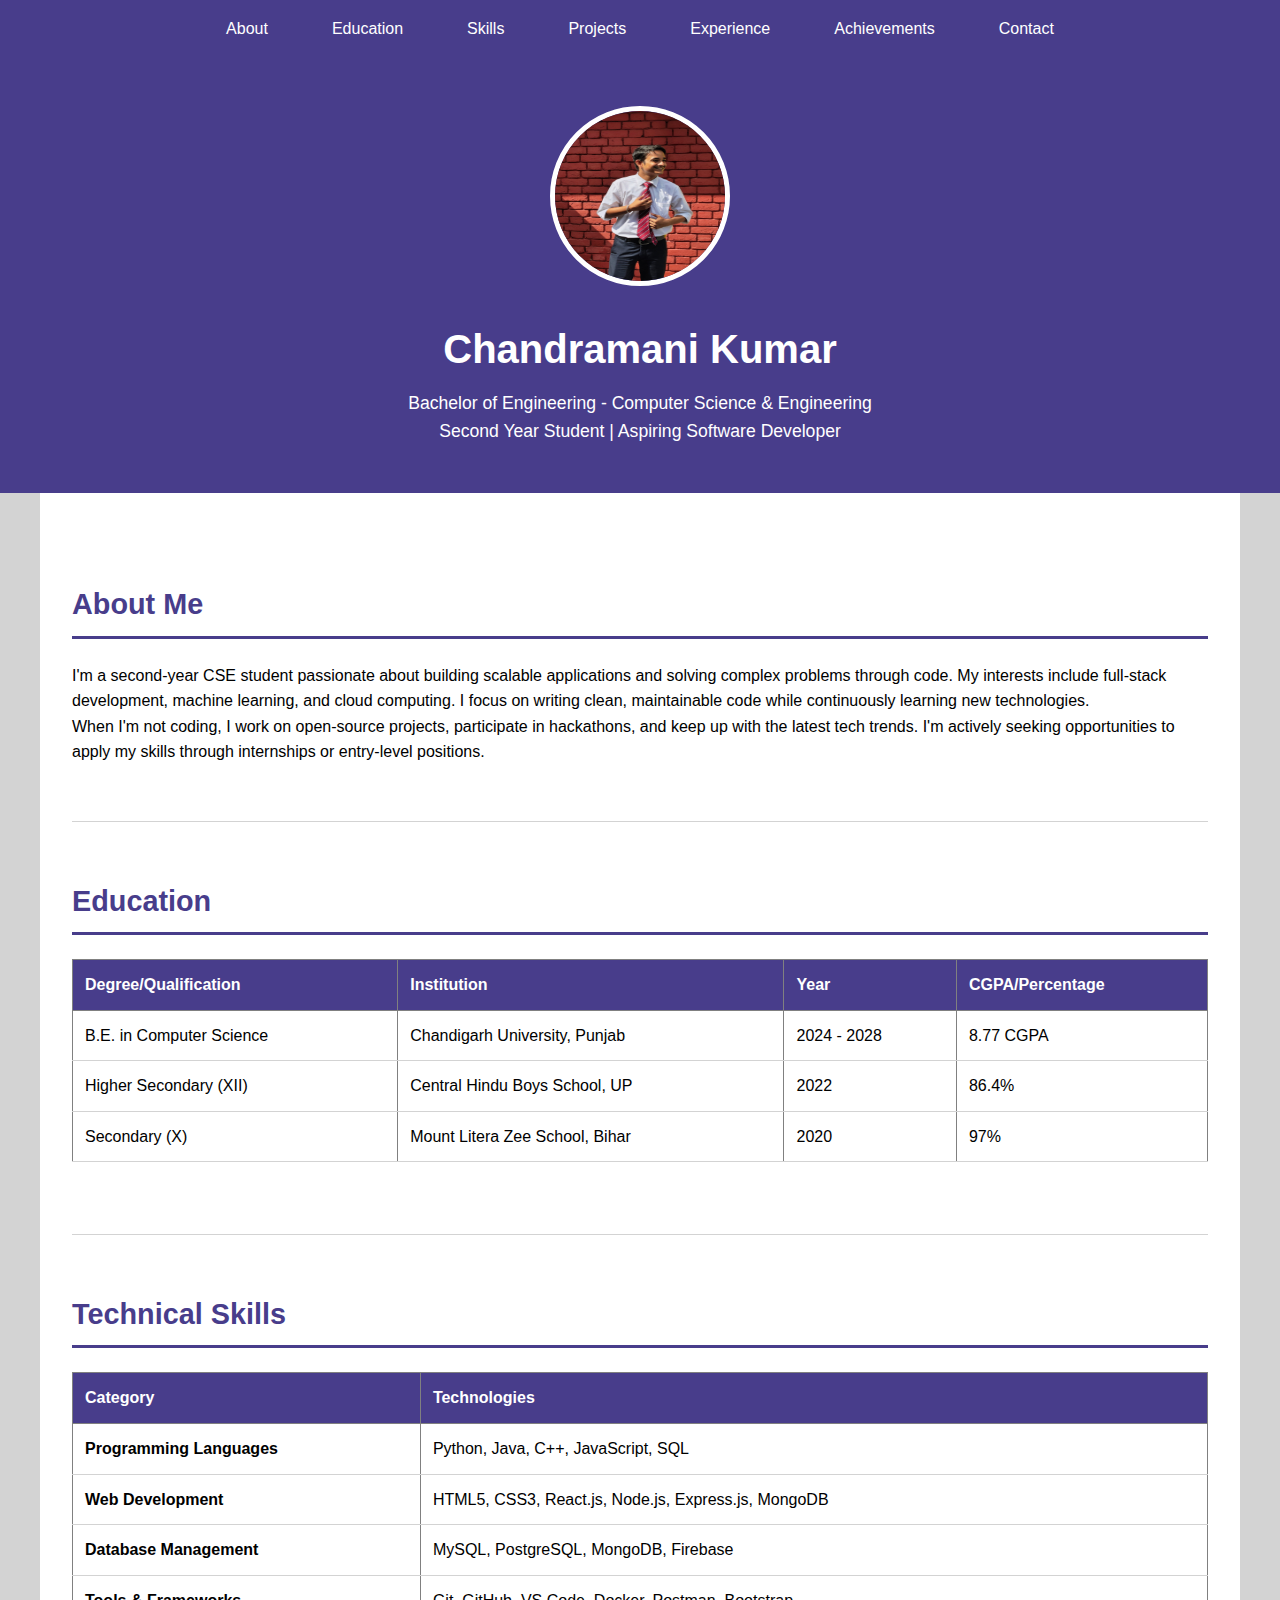
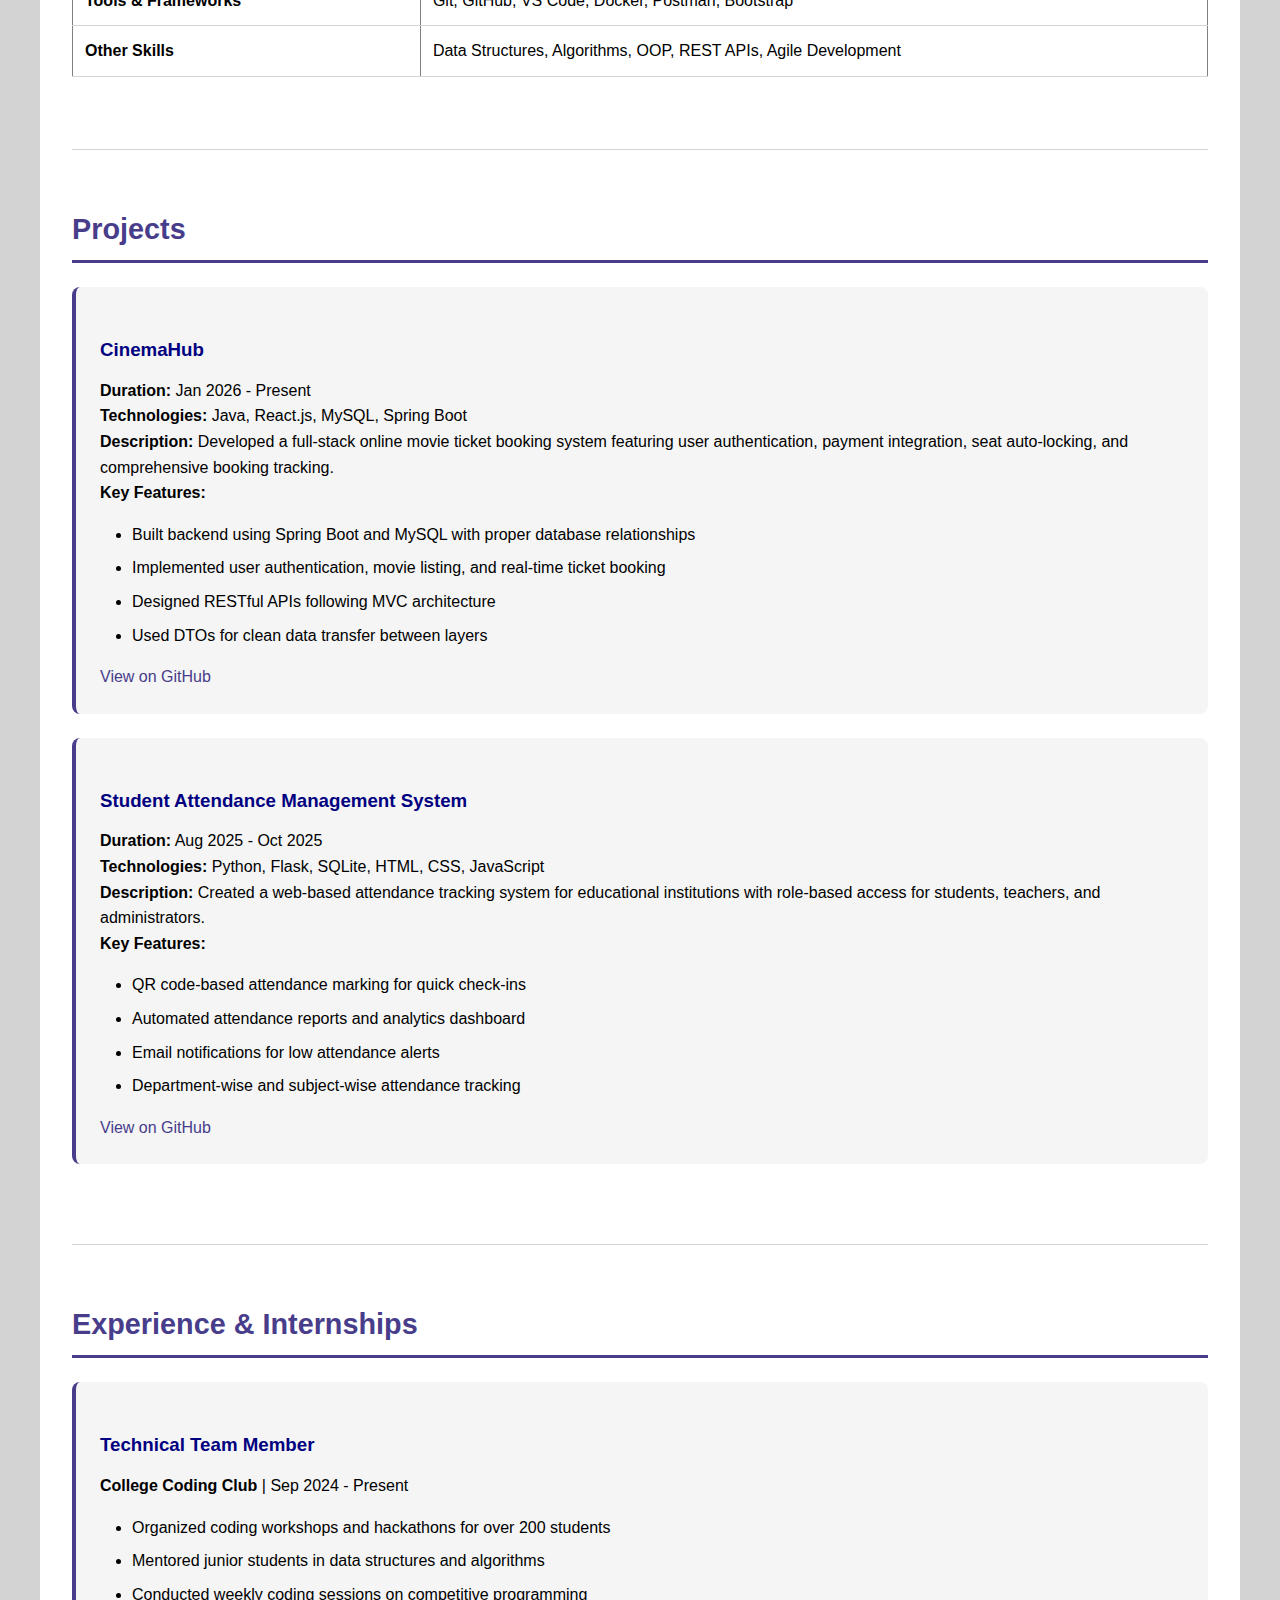
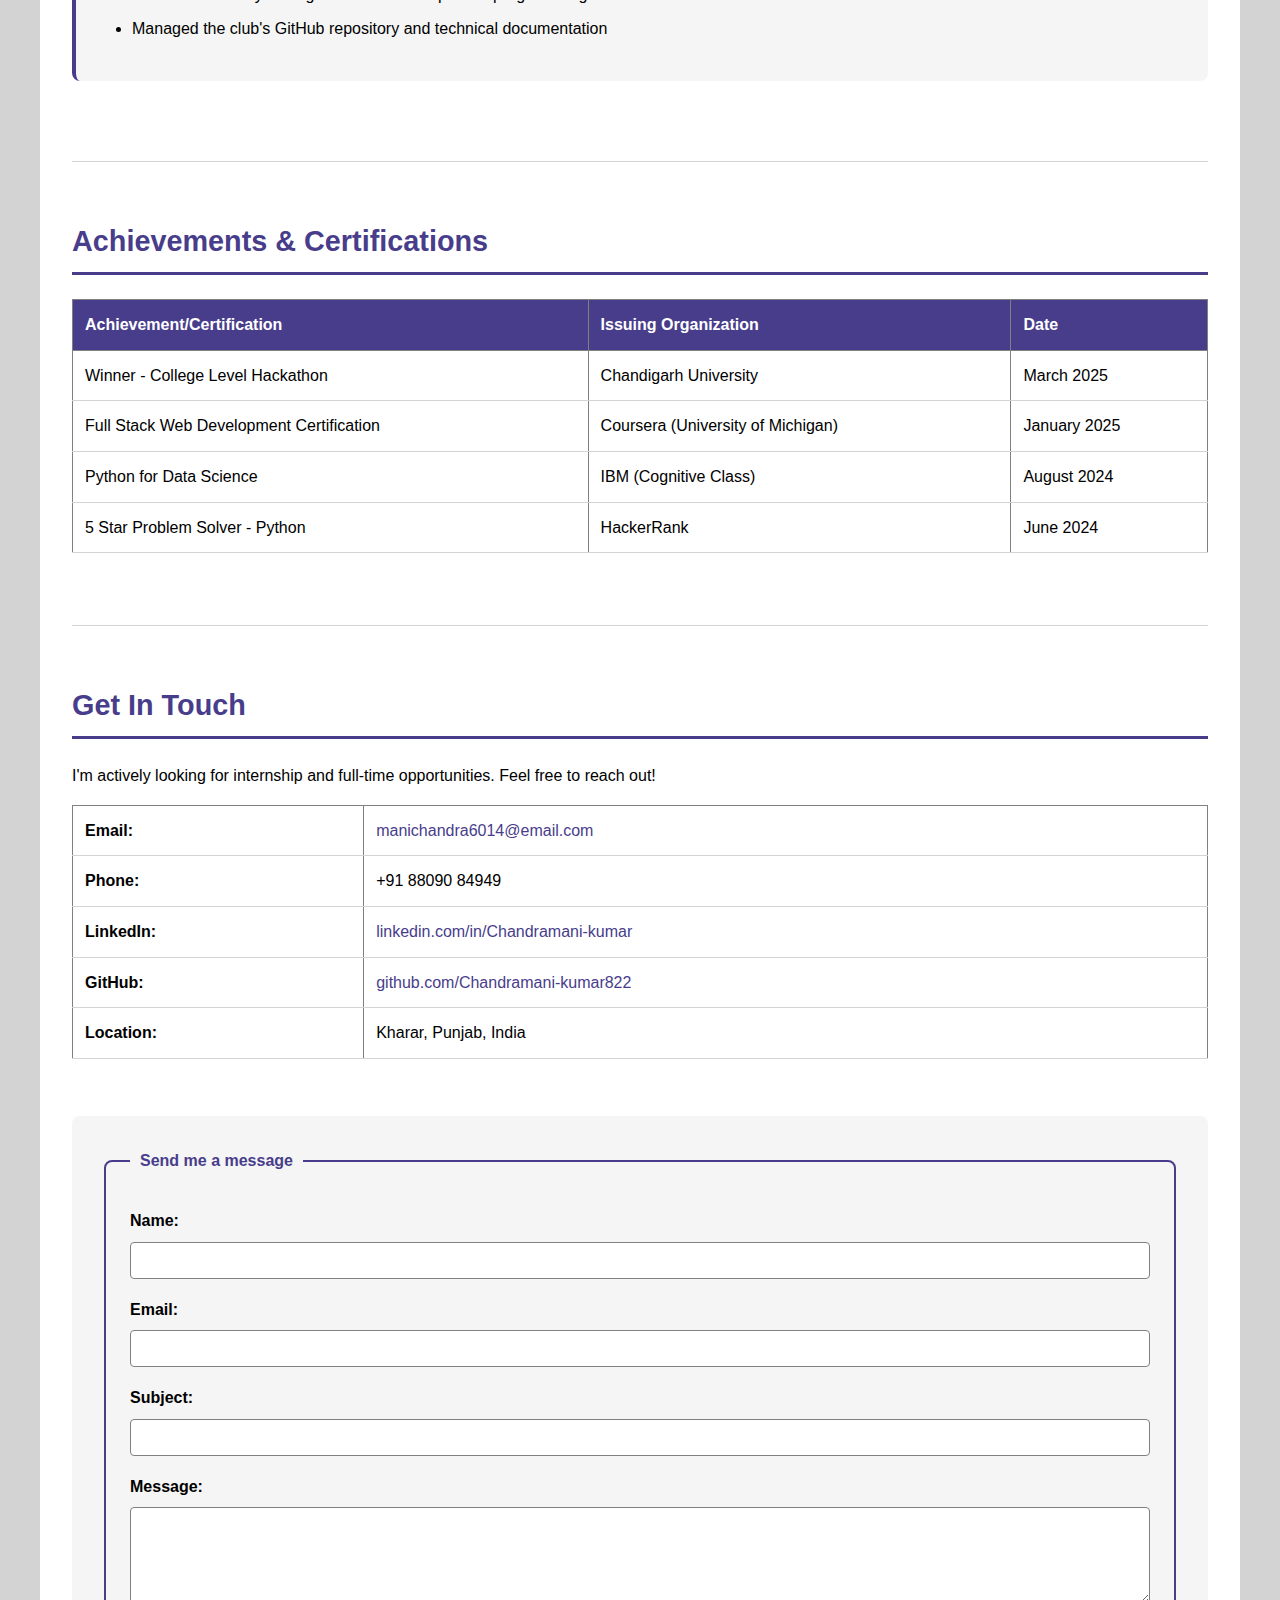
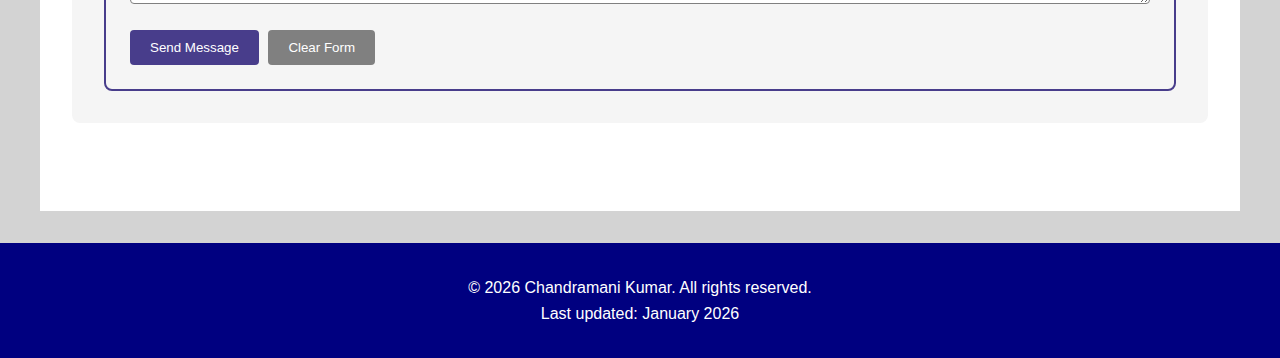
<file: Portfolio/check2.html>
<!DOCTYPE html>
<html lang="en">
<head>
    <meta charset="UTF-8">
    <meta name="viewport" content="width=device-width, initial-scale=1.0">
    <title>Chandramani Kumar - CSE Portfolio</title>
    <style>
        * {
            margin: 0;
            padding: 0;
            box-sizing: border-box;
        }

        body {
            font-family: Arial, sans-serif;
            line-height: 1.6;
            color: black;
            background: lightgray;
        }

        nav {
            background: darkslateblue;
            padding: 1rem 0;
            position: sticky;
            top: 0;
        }

        nav ul {
            list-style: none;
            display: flex;
            justify-content: center;
            gap: 2rem;
        }

        nav a {
            color: white;
            text-decoration: none;
            padding: 0.5rem 1rem;
        }

        nav a:hover {
            background: slateblue;
            border-radius: 5px;
        }

        header {
            background: darkslateblue;
            color: white;
            text-align: center;
            padding: 3rem 1rem;
        }

        header img {
            border-radius: 50%;
            border: 5px solid white;
            margin-bottom: 1rem;
        }

        header h1 {
            font-size: 2.5rem;
            margin: 0.5rem 0;
        }

        header p {
            font-size: 1.1rem;
        }

        main {
            max-width: 1200px;
            margin: 0 auto;
            padding: 2rem;
            background: white;
        }

        section {
            margin: 2rem 0;
            padding: 1.5rem 0;
        }

        h2 {
            color: darkslateblue;
            border-bottom: 3px solid darkslateblue;
            padding-bottom: 0.5rem;
            margin-bottom: 1.5rem;
            font-size: 1.8rem;
        }

        h3 {
            color: navy;
            margin: 1.5rem 0 0.8rem;
        }

        table {
            width: 100%;
            border-collapse: collapse;
            margin: 1rem 0;
        }

        table th {
            background: darkslateblue;
            color: white;
            padding: 12px;
            text-align: left;
        }

        table td {
            padding: 12px;
            border-bottom: 1px solid lightgray;
        }

        table tr:hover {
            background: whitesmoke;
        }

        article {
            background: whitesmoke;
            padding: 1.5rem;
            margin: 1.5rem 0;
            border-radius: 8px;
            border-left: 4px solid darkslateblue;
        }

        article ul {
            margin: 1rem 0 1rem 2rem;
        }

        article li {
            margin: 0.5rem 0;
        }

        a {
            color: darkslateblue;
            text-decoration: none;
        }

        a:hover {
            text-decoration: underline;
        }

        form {
            background: whitesmoke;
            padding: 2rem;
            border-radius: 8px;
            margin-top: 1rem;
        }

        fieldset {
            border: 2px solid darkslateblue;
            border-radius: 8px;
            padding: 1.5rem;
        }

        legend {
            color: darkslateblue;
            font-weight: bold;
            padding: 0 10px;
        }

        input[type="text"],
        input[type="email"],
        textarea {
            width: 100%;
            padding: 10px;
            margin: 8px 0;
            border: 1px solid gray;
            border-radius: 4px;
            font-family: Arial, sans-serif;
        }

        input[type="submit"],
        input[type="reset"] {
            background: darkslateblue;
            color: white;
            padding: 10px 20px;
            border: none;
            border-radius: 4px;
            cursor: pointer;
            margin: 10px 5px 0 0;
        }

        input[type="submit"]:hover {
            background: slateblue;
        }

        input[type="reset"] {
            background: gray;
        }

        input[type="reset"]:hover {
            background: dimgray;
        }

        footer {
            background: navy;
            color: white;
            text-align: center;
            padding: 2rem;
            margin-top: 2rem;
        }

        hr {
            border: none;
            height: 1px;
            background: lightgray;
            margin: 2rem 0;
        }

        label {
            display: block;
            margin-top: 10px;
            font-weight: bold;
        }
    </style>
</head>
<body>
    <nav>
        <ul>
            <li><a href="#about">About</a></li>
            <li><a href="#education">Education</a></li>
            <li><a href="#skills">Skills</a></li>
            <li><a href="#projects">Projects</a></li>
            <li><a href="#experience">Experience</a></li>
            <li><a href="#achievements">Achievements</a></li>
            <li><a href="#contact">Contact</a></li>
        </ul>
    </nav>

    <header>
        <img src="IMG-20251008-WA0023.jpg" alt="Profile Picture" width="180" height="180">
        <h1>Chandramani Kumar</h1>
        <p>Bachelor of Engineering - Computer Science & Engineering</p>
        <p>Second Year Student | Aspiring Software Developer</p>
    </header>

    <main>
        <section id="about">
            <h2>About Me</h2>
            <p>I'm a second-year CSE student passionate about building scalable applications and solving complex problems through code. My interests include full-stack development, machine learning, and cloud computing. I focus on writing clean, maintainable code while continuously learning new technologies.</p>
            <p>When I'm not coding, I work on open-source projects, participate in hackathons, and keep up with the latest tech trends. I'm actively seeking opportunities to apply my skills through internships or entry-level positions.</p>
        </section>

        <hr>

        <section id="education">
            <h2>Education</h2>
            <table border="1">
                <thead>
                    <tr>
                        <th>Degree/Qualification</th>
                        <th>Institution</th>
                        <th>Year</th>
                        <th>CGPA/Percentage</th>
                    </tr>
                </thead>
                <tbody>
                    <tr>
                        <td>B.E. in Computer Science</td>
                        <td>Chandigarh University, Punjab</td>
                        <td>2024 - 2028</td>
                        <td>8.77 CGPA</td>
                    </tr>
                    <tr>
                        <td>Higher Secondary (XII)</td>
                        <td>Central Hindu Boys School, UP</td>
                        <td>2022</td>
                        <td>86.4%</td>
                    </tr>
                    <tr>
                        <td>Secondary (X)</td>
                        <td>Mount Litera Zee School, Bihar</td>
                        <td>2020</td>
                        <td>97%</td>
                    </tr>
                </tbody>
            </table>
        </section>

        <hr>

        <section id="skills">
            <h2>Technical Skills</h2>
            <table border="1">
                <thead>
                    <tr>
                        <th>Category</th>
                        <th>Technologies</th>
                    </tr>
                </thead>
                <tbody>
                    <tr>
                        <td><strong>Programming Languages</strong></td>
                        <td>Python, Java, C++, JavaScript, SQL</td>
                    </tr>
                    <tr>
                        <td><strong>Web Development</strong></td>
                        <td>HTML5, CSS3, React.js, Node.js, Express.js, MongoDB</td>
                    </tr>
                    <tr>
                        <td><strong>Database Management</strong></td>
                        <td>MySQL, PostgreSQL, MongoDB, Firebase</td>
                    </tr>
                    <tr>
                        <td><strong>Tools & Frameworks</strong></td>
                        <td>Git, GitHub, VS Code, Docker, Postman, Bootstrap</td>
                    </tr>
                    <tr>
                        <td><strong>Other Skills</strong></td>
                        <td>Data Structures, Algorithms, OOP, REST APIs, Agile Development</td>
                    </tr>
                </tbody>
            </table>
        </section>

        <hr>

        <section id="projects">
            <h2>Projects</h2>
            
            <article>
                <h3>CinemaHub</h3>
                <p><strong>Duration:</strong> Jan 2026 - Present</p>
                <p><strong>Technologies:</strong> Java, React.js, MySQL, Spring Boot</p>
                <p><strong>Description:</strong> Developed a full-stack online movie ticket booking system featuring user authentication, payment integration, seat auto-locking, and comprehensive booking tracking.</p>
                <p><strong>Key Features:</strong></p>
                <ul>
                    <li>Built backend using Spring Boot and MySQL with proper database relationships</li>
                    <li>Implemented user authentication, movie listing, and real-time ticket booking</li>
                    <li>Designed RESTful APIs following MVC architecture</li>
                    <li>Used DTOs for clean data transfer between layers</li>
                </ul>
                <p><a href="https://github.com/Chandramani-Kumar822" target="_blank">View on GitHub</a></p>
            </article>

            <article>
                <h3>Student Attendance Management System</h3>
                <p><strong>Duration:</strong> Aug 2025 - Oct 2025</p>
                <p><strong>Technologies:</strong> Python, Flask, SQLite, HTML, CSS, JavaScript</p>
                <p><strong>Description:</strong> Created a web-based attendance tracking system for educational institutions with role-based access for students, teachers, and administrators.</p>
                <p><strong>Key Features:</strong></p>
                <ul>
                    <li>QR code-based attendance marking for quick check-ins</li>
                    <li>Automated attendance reports and analytics dashboard</li>
                    <li>Email notifications for low attendance alerts</li>
                    <li>Department-wise and subject-wise attendance tracking</li>
                </ul>
                <p><a href="https://github.com/Chandramani-Kumar822" target="_blank">View on GitHub</a></p>
            </article>
        </section>

        <hr>

        <section id="experience">
            <h2>Experience & Internships</h2>

            <article>
                <h3>Technical Team Member</h3>
                <p><strong>College Coding Club</strong> | Sep 2024 - Present</p>
                <ul>
                    <li>Organized coding workshops and hackathons for over 200 students</li>
                    <li>Mentored junior students in data structures and algorithms</li>
                    <li>Conducted weekly coding sessions on competitive programming</li>
                    <li>Managed the club's GitHub repository and technical documentation</li>
                </ul>
            </article>
        </section>

        <hr>

        <section id="achievements">
            <h2>Achievements & Certifications</h2>
            <table border="1">
                <thead>
                    <tr>
                        <th>Achievement/Certification</th>
                        <th>Issuing Organization</th>
                        <th>Date</th>
                    </tr>
                </thead>
                <tbody>
                    <tr>
                        <td>Winner - College Level Hackathon</td>
                        <td>Chandigarh University</td>
                        <td>March 2025</td>
                    </tr>
                    <tr>
                        <td>Full Stack Web Development Certification</td>
                        <td>Coursera (University of Michigan)</td>
                        <td>January 2025</td>
                    </tr>
                    <tr>
                        <td>Python for Data Science</td>
                        <td>IBM (Cognitive Class)</td>
                        <td>August 2024</td>
                    </tr>
                    <tr>
                        <td>5 Star Problem Solver - Python</td>
                        <td>HackerRank</td>
                        <td>June 2024</td>
                    </tr>
                </tbody>
            </table>
        </section>
        
        <hr>

        <section id="contact">
            <h2>Get In Touch</h2>
            <p>I'm actively looking for internship and full-time opportunities. Feel free to reach out!</p>
            
            <table border="1">
                <tr>
                    <td><strong>Email:</strong></td>
                    <td><a href="mailto:manichandra6014@email.com">manichandra6014@email.com</a></td>
                </tr>
                <tr>
                    <td><strong>Phone:</strong></td>
                    <td>+91 88090 84949</td>
                </tr>
                <tr>
                    <td><strong>LinkedIn:</strong></td>
                    <td><a href="https://www.linkedin.com/in/chandramani-kumar-5a997b348/" target="_blank">linkedin.com/in/Chandramani-kumar</a></td>
                </tr>
                <tr>
                    <td><strong>GitHub:</strong></td>
                    <td><a href="https://github.com/Chandramani-Kumar822" target="_blank">github.com/Chandramani-kumar822</a></td>
                </tr>
                <tr>
                    <td><strong>Location:</strong></td>
                    <td>Kharar, Punjab, India</td>
                </tr>
            </table>

            <br>

            <form action="#" method="post">
                <fieldset>
                    <legend>Send me a message</legend>
                    
                    <label for="name">Name:</label>
                    <input type="text" id="name" name="name" required>
                    
                    <label for="email">Email:</label>
                    <input type="email" id="email" name="email" required>
                    
                    <label for="subject">Subject:</label>
                    <input type="text" id="subject" name="subject" required>
                    
                    <label for="message">Message:</label>
                    <textarea id="message" name="message" rows="5" required></textarea>
                    
                    <br>
                    <input type="submit" value="Send Message">
                    <input type="reset" value="Clear Form">
                </fieldset>
            </form>
        </section>
    </main>

    <footer>
        <p>&copy; 2026 Chandramani Kumar. All rights reserved.</p>
        <p>Last updated: January 2026</p>
    </footer>
</body>
</html>
</file>
<file: CareerHub/css/style.css>
/* Global Reset & Base Styling */

* {
    margin: 0;
    padding: 0;
    box-sizing: border-box;
}

body {
    font-family: "Segoe UI", Arial, sans-serif;
    background-color: #f5f7fb;
    color: #222;
    line-height: 1.6;
}


/* Header & Navigation */

header {
    background-color: navy;
    position: sticky;
    top: 0;
    z-index: 100;
}

nav {
    max-width: 1200px;
    margin: auto;
    padding: 1rem 2rem;

    display: flex;
    align-items: center;
    justify-content: space-between;
}

nav h1 {
    color: #fff;
    font-size: 1.8rem;
}

nav ul {
    list-style: none;
    display: flex;
    gap: 1.5rem;
}

nav a {
    color: #fff;
    text-decoration: none;
    font-size: 0.95rem;
    transition: color 0.3s ease;
}

nav a:hover {
    color: #b3dbff;
}


/* ===============================
   Auth Buttons (Login / Register)
   =============================== */

.auth-links a {
    margin-left: 0.6rem;
    padding: 0.45rem 1.3rem;
    border-radius: 6px;
    font-size: 0.9rem;
    transition: all 0.3s ease;
}

.outline-btn {
    border: 1px solid #fff;
}

.outline-btn:hover {
    background: #fff;
    color: navy;
}

.filled-btn {
    background: #fff;
    color: navy;
    font-weight: 500;
}


/* ===============================
   Hero Section
   =============================== */

#hero {
    max-width: 1200px;
    margin: 2rem auto;
    padding: 4rem 2rem;

    text-align: center;
    border-radius: 12px;

    background: linear-gradient(
        to right,
        #cce7ff,
        #eaf4ff
    );
}

#hero h2 {
    font-size: 2.4rem;
    color: navy;
    margin-bottom: 1rem;
}

#hero p {
    font-size: 1.1rem;
    color: #003366;
}

#hero form {
    margin-top: 2rem;

    display: flex;
    justify-content: center;
    gap: 1rem;
    flex-wrap: wrap;
}

#hero input,
#hero select {
    padding: 0.75rem;
    min-width: 200px;

    border-radius: 6px;
    border: 1px solid #ccc;
    font-size: 0.95rem;
}

#hero button {
    padding: 0.75rem 1.6rem;

    background-color: navy;
    color: #fff;
    border: none;
    border-radius: 6px;

    cursor: pointer;
    transition: background 0.3s ease;
}

#hero button:hover {
    background-color: #001f4d;
}


/* ===============================
   Common Section Styling
   =============================== */

section {
    max-width: 1200px;
    margin: 3rem auto;
    padding: 0 2rem;
}

section h2 {
    color: navy;
    margin-bottom: 1.6rem;
    font-size: 2rem;
}


/* ===============================
   Grid Utilities
   =============================== */

.grid-2 {
    display: grid;
    grid-template-columns: repeat(2, 1fr);
    gap: 1.5rem;
}

.grid-3 {
    display: grid;
    grid-template-columns: repeat(3, 1fr);
    gap: 1.5rem;
}


/* ===============================
   Cards (Jobs, Categories, Services)
   =============================== */

.job-card,
.category-card,
.service-card {
    background: #fff;
    padding: 1.6rem;

    border-radius: 10px;
    box-shadow: 0 6px 14px rgba(0, 0, 0, 0.08);

    transition: transform 0.3s ease,
                box-shadow 0.3s ease;
}

.job-card:hover,
.category-card:hover,
.service-card:hover {
    transform: translateY(-6px);
    box-shadow: 0 10px 22px rgba(0, 0, 0, 0.12);
}

.job-card h3 {
    color: navy;
    margin-bottom: 0.4rem;
}

.job-card .company {
    font-weight: 600;
    margin-bottom: 0.4rem;
}

.job-card a {
    display: inline-block;
    margin-top: 1rem;

    background: navy;
    color: #fff;
    padding: 0.45rem 1.3rem;
    border-radius: 5px;
    text-decoration: none;

    transition: background 0.3s ease;
}

.job-card a:hover {
    background: #001f4d;
}


/* ===============================
   Footer
   =============================== */

footer {
    margin-top: 3rem;
    padding: 1.5rem;

    background: navy;
    color: #fff;
    text-align: center;
    font-size: 0.9rem;
}


/* ===============================
   Responsive Design
   =============================== */

@media (max-width: 768px) {

    nav {
        flex-direction: column;
        gap: 1rem;
    }

    nav ul {
        flex-direction: column;
        text-align: center;
    }

    .grid-2,
    .grid-3 {
        grid-template-columns: 1fr;
    }

    #hero h2 {
        font-size: 1.9rem;
    }
}

/* ===============================
   ADDED: Add Job Section Styling
   =============================== */
#add-job {
    max-width: 600px;
    margin: 3rem auto;
    padding: 2rem;
    background: white;
    border-radius: 10px;
    box-shadow: 0 6px 14px rgba(0,0,0,0.08);
}

#add-job form {
    display: flex;
    gap: 1rem;
    flex-wrap: wrap;
}

#add-job input {
    flex: 1;
    padding: 0.7rem;
    border-radius: 6px;
    border: 1px solid #ccc;
}

#add-job button {
    padding: 0.7rem 1.5rem;
    background: navy;
    color: white;
    border: none;
    border-radius: 6px;
    cursor: pointer;
}

/* Error message */
#error {
    color: red;
    margin-top: 0.8rem;
}


/* ===============================
   ADDED: Job Count Styling
   =============================== */
#jobCount {
    margin-bottom: 1rem;
    font-weight: 600;
}


/* ===============================
   ADDED: Apply & Delete Buttons
   =============================== */
.applyBtn {
    background: navy;
    color: white;
    border: none;
    padding: 6px 12px;
    border-radius: 5px;
    margin-right: 6px;
    cursor: pointer;
}

.applyBtn:disabled {
    background: gray;
    cursor: not-allowed;
}

.deleteBtn {
    background: crimson;
    color: white;
    border: none;
    padding: 6px 12px;
    border-radius: 5px;
    cursor: pointer;
}


/* ===============================
   ADDED: Hover Effect via JS
   =============================== */
.job-card.hovered {
    border: 2px solid navy;
}
</file>
<file: JobPortal/style.css>
/* Global Reset & Base Styling */

* {
    margin: 0;
    padding: 0;
    box-sizing: border-box;
}

body {
    font-family: "Segoe UI", Arial, sans-serif;
    background-color: #f5f7fb;
    color: #222;
    line-height: 1.6;
}


/* Header & Navigation */

header {
    background-color: navy;
    position: sticky;
    top: 0;
    z-index: 100;
}

nav {
    max-width: 1200px;
    margin: auto;
    padding: 1rem 2rem;

    display: flex;
    align-items: center;
    justify-content: space-between;
}

nav h1 {
    color: #fff;
    font-size: 1.8rem;
}

nav ul {
    list-style: none;
    display: flex;
    gap: 1.5rem;
}

nav a {
    color: #fff;
    text-decoration: none;
    font-size: 0.95rem;
    transition: color 0.3s ease;
}

nav a:hover {
    color: #b3dbff;
}


/* ===============================
   Auth Buttons (Login / Register)
   =============================== */

.auth-links a {
    margin-left: 0.6rem;
    padding: 0.45rem 1.3rem;
    border-radius: 6px;
    font-size: 0.9rem;
    transition: all 0.3s ease;
}

.outline-btn {
    border: 1px solid #fff;
}

.outline-btn:hover {
    background: #fff;
    color: navy;
}

.filled-btn {
    background: #fff;
    color: navy;
    font-weight: 500;
}


/* ===============================
   Hero Section
   =============================== */

#hero {
    max-width: 1200px;
    margin: 2rem auto;
    padding: 4rem 2rem;

    text-align: center;
    border-radius: 12px;

    background: linear-gradient(
        to right,
        #cce7ff,
        #eaf4ff
    );
}

#hero h2 {
    font-size: 2.4rem;
    color: navy;
    margin-bottom: 1rem;
}

#hero p {
    font-size: 1.1rem;
    color: #003366;
}

#hero form {
    margin-top: 2rem;

    display: flex;
    justify-content: center;
    gap: 1rem;
    flex-wrap: wrap;
}

#hero input,
#hero select {
    padding: 0.75rem;
    min-width: 200px;

    border-radius: 6px;
    border: 1px solid #ccc;
    font-size: 0.95rem;
}

#hero button {
    padding: 0.75rem 1.6rem;

    background-color: navy;
    color: #fff;
    border: none;
    border-radius: 6px;

    cursor: pointer;
    transition: background 0.3s ease;
}

#hero button:hover {
    background-color: #001f4d;
}


/* ===============================
   Common Section Styling
   =============================== */

section {
    max-width: 1200px;
    margin: 3rem auto;
    padding: 0 2rem;
}

section h2 {
    color: navy;
    margin-bottom: 1.6rem;
    font-size: 2rem;
}


/* ===============================
   Grid Utilities
   =============================== */

.grid-2 {
    display: grid;
    grid-template-columns: repeat(2, 1fr);
    gap: 1.5rem;
}

.grid-3 {
    display: grid;
    grid-template-columns: repeat(3, 1fr);
    gap: 1.5rem;
}


/* ===============================
   Cards (Jobs, Categories, Services)
   =============================== */

.job-card,
.category-card,
.service-card {
    background: #fff;
    padding: 1.6rem;

    border-radius: 10px;
    box-shadow: 0 6px 14px rgba(0, 0, 0, 0.08);

    transition: transform 0.3s ease,
                box-shadow 0.3s ease;
}

.job-card:hover,
.category-card:hover,
.service-card:hover {
    transform: translateY(-6px);
    box-shadow: 0 10px 22px rgba(0, 0, 0, 0.12);
}

.job-card h3 {
    color: navy;
    margin-bottom: 0.4rem;
}

.job-card .company {
    font-weight: 600;
    margin-bottom: 0.4rem;
}

.job-card a {
    display: inline-block;
    margin-top: 1rem;

    background: navy;
    color: #fff;
    padding: 0.45rem 1.3rem;
    border-radius: 5px;
    text-decoration: none;

    transition: background 0.3s ease;
}

.job-card a:hover {
    background: #001f4d;
}


/* ===============================
   Footer
   =============================== */

footer {
    margin-top: 3rem;
    padding: 1.5rem;

    background: navy;
    color: #fff;
    text-align: center;
    font-size: 0.9rem;
}


/* ===============================
   Responsive Design
   =============================== */

@media (max-width: 768px) {

    nav {
        flex-direction: column;
        gap: 1rem;
    }

    nav ul {
        flex-direction: column;
        text-align: center;
    }

    .grid-2,
    .grid-3 {
        grid-template-columns: 1fr;
    }

    #hero h2 {
        font-size: 1.9rem;
    }
}
</file>
